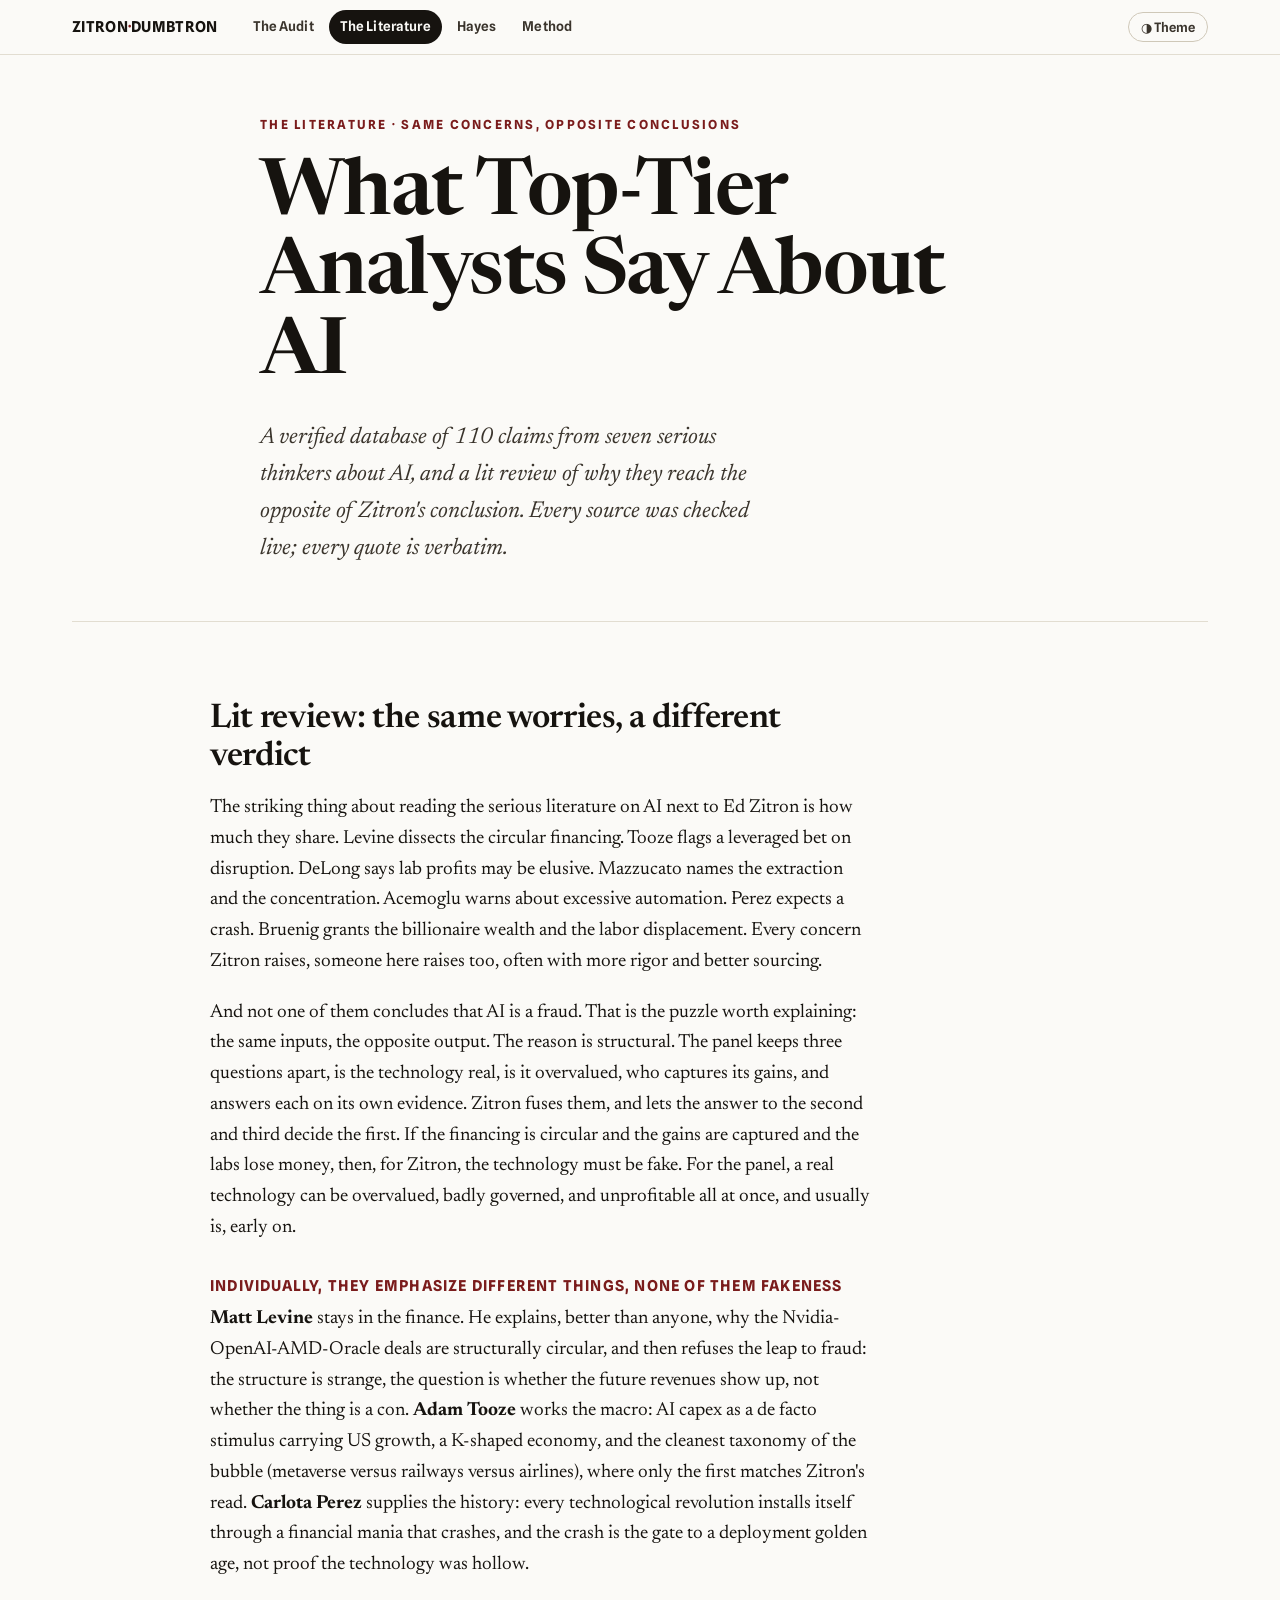
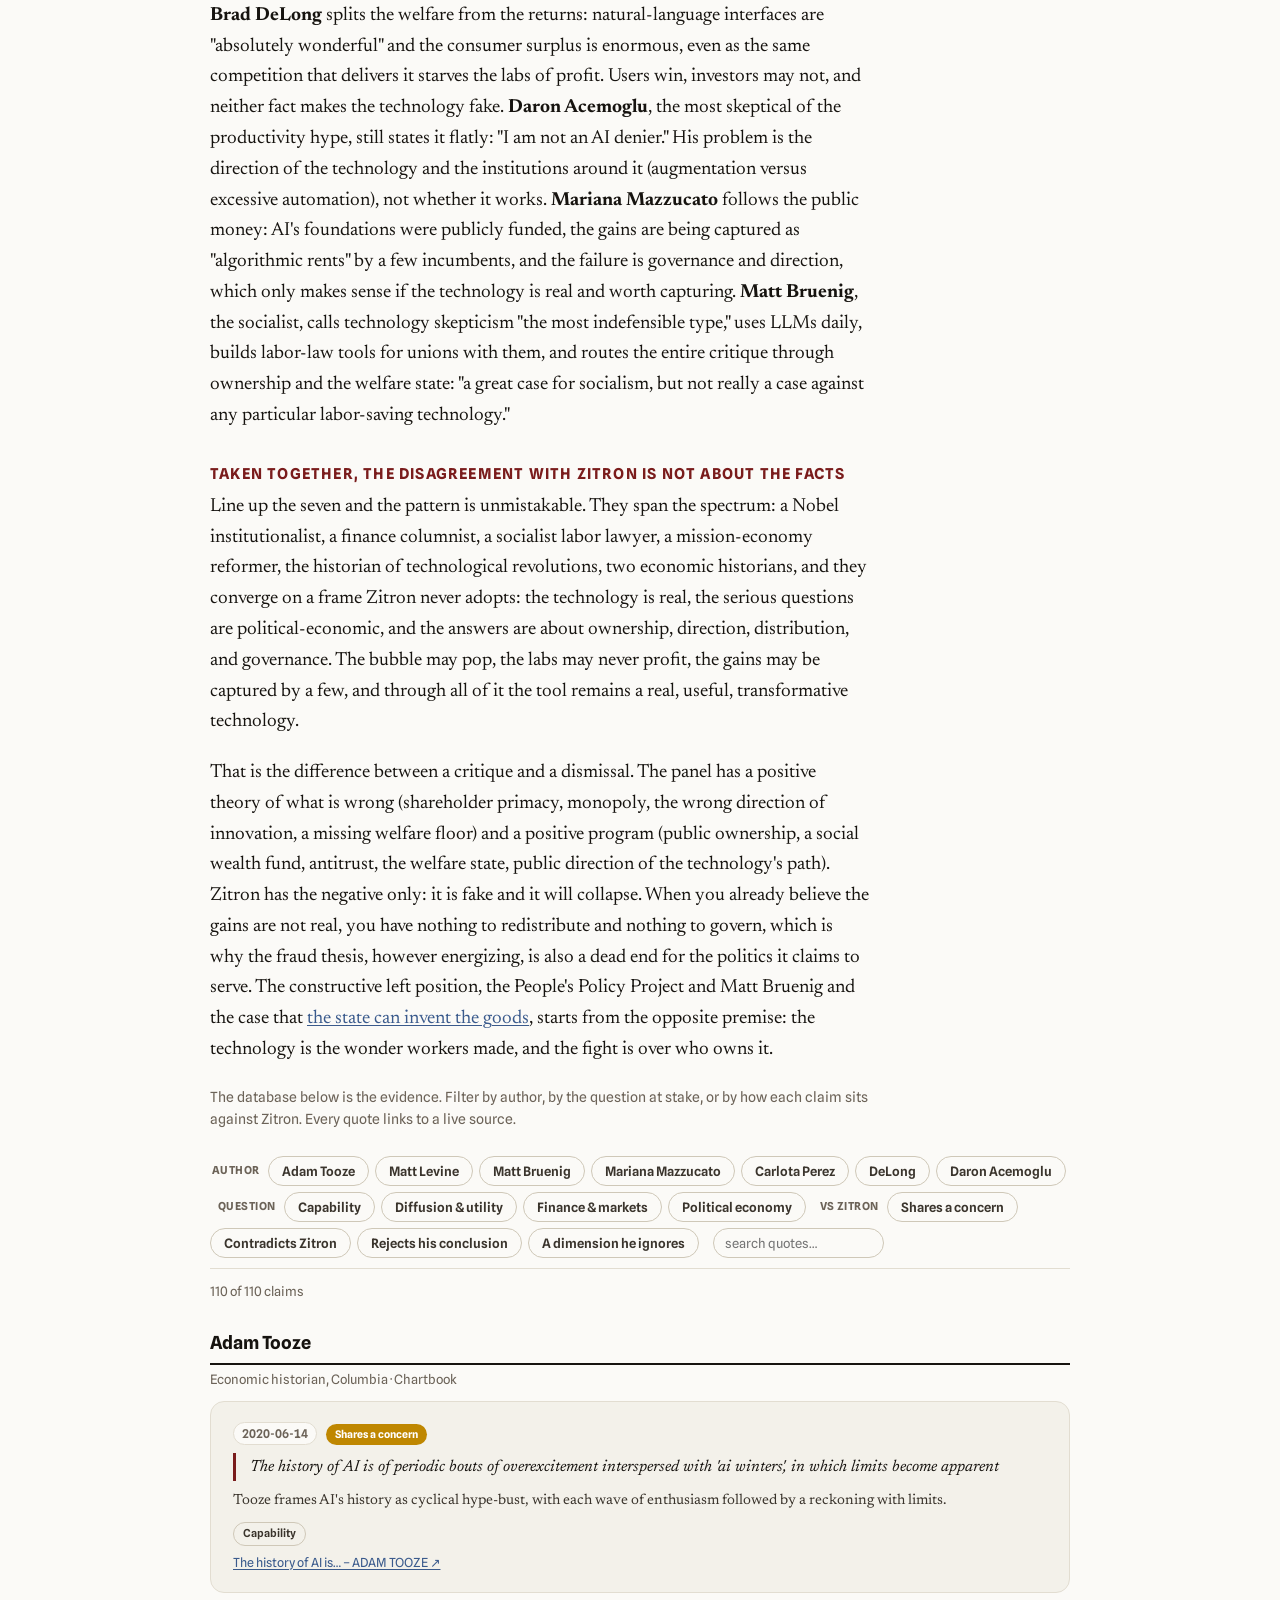
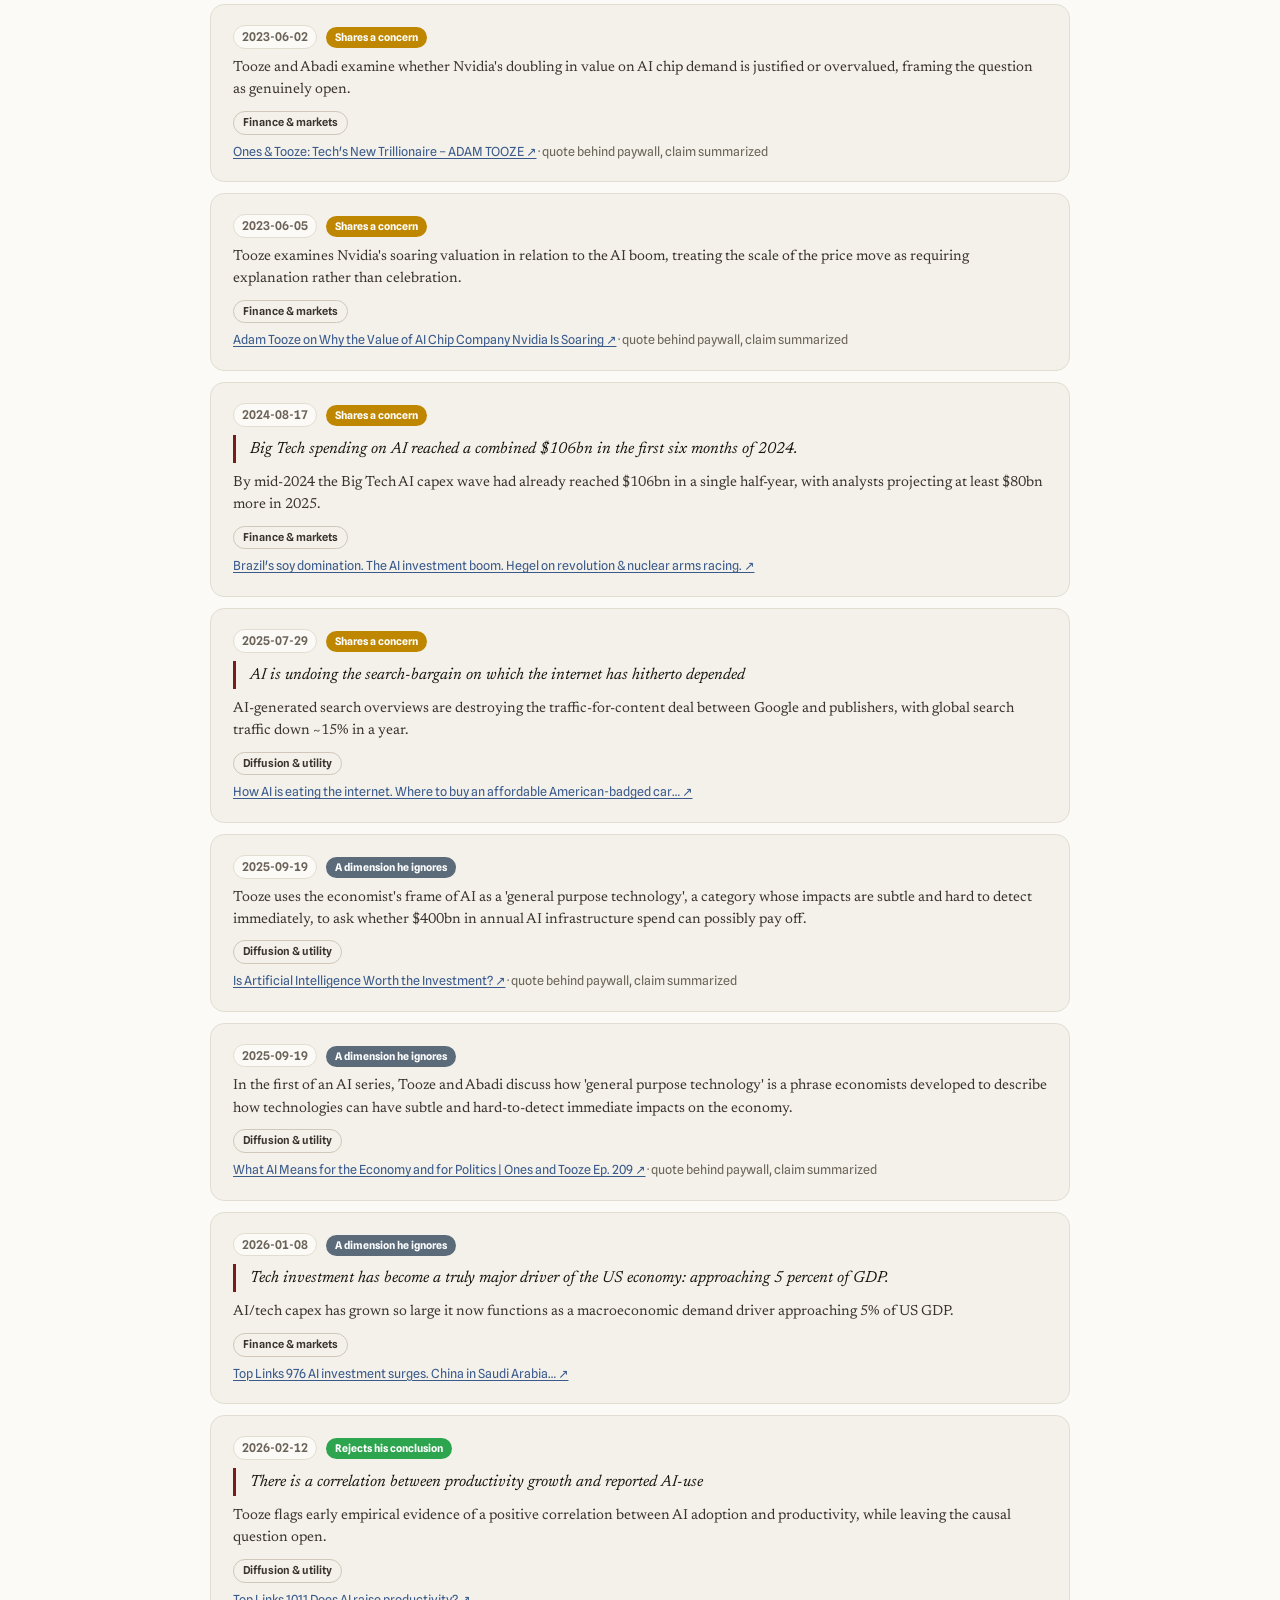
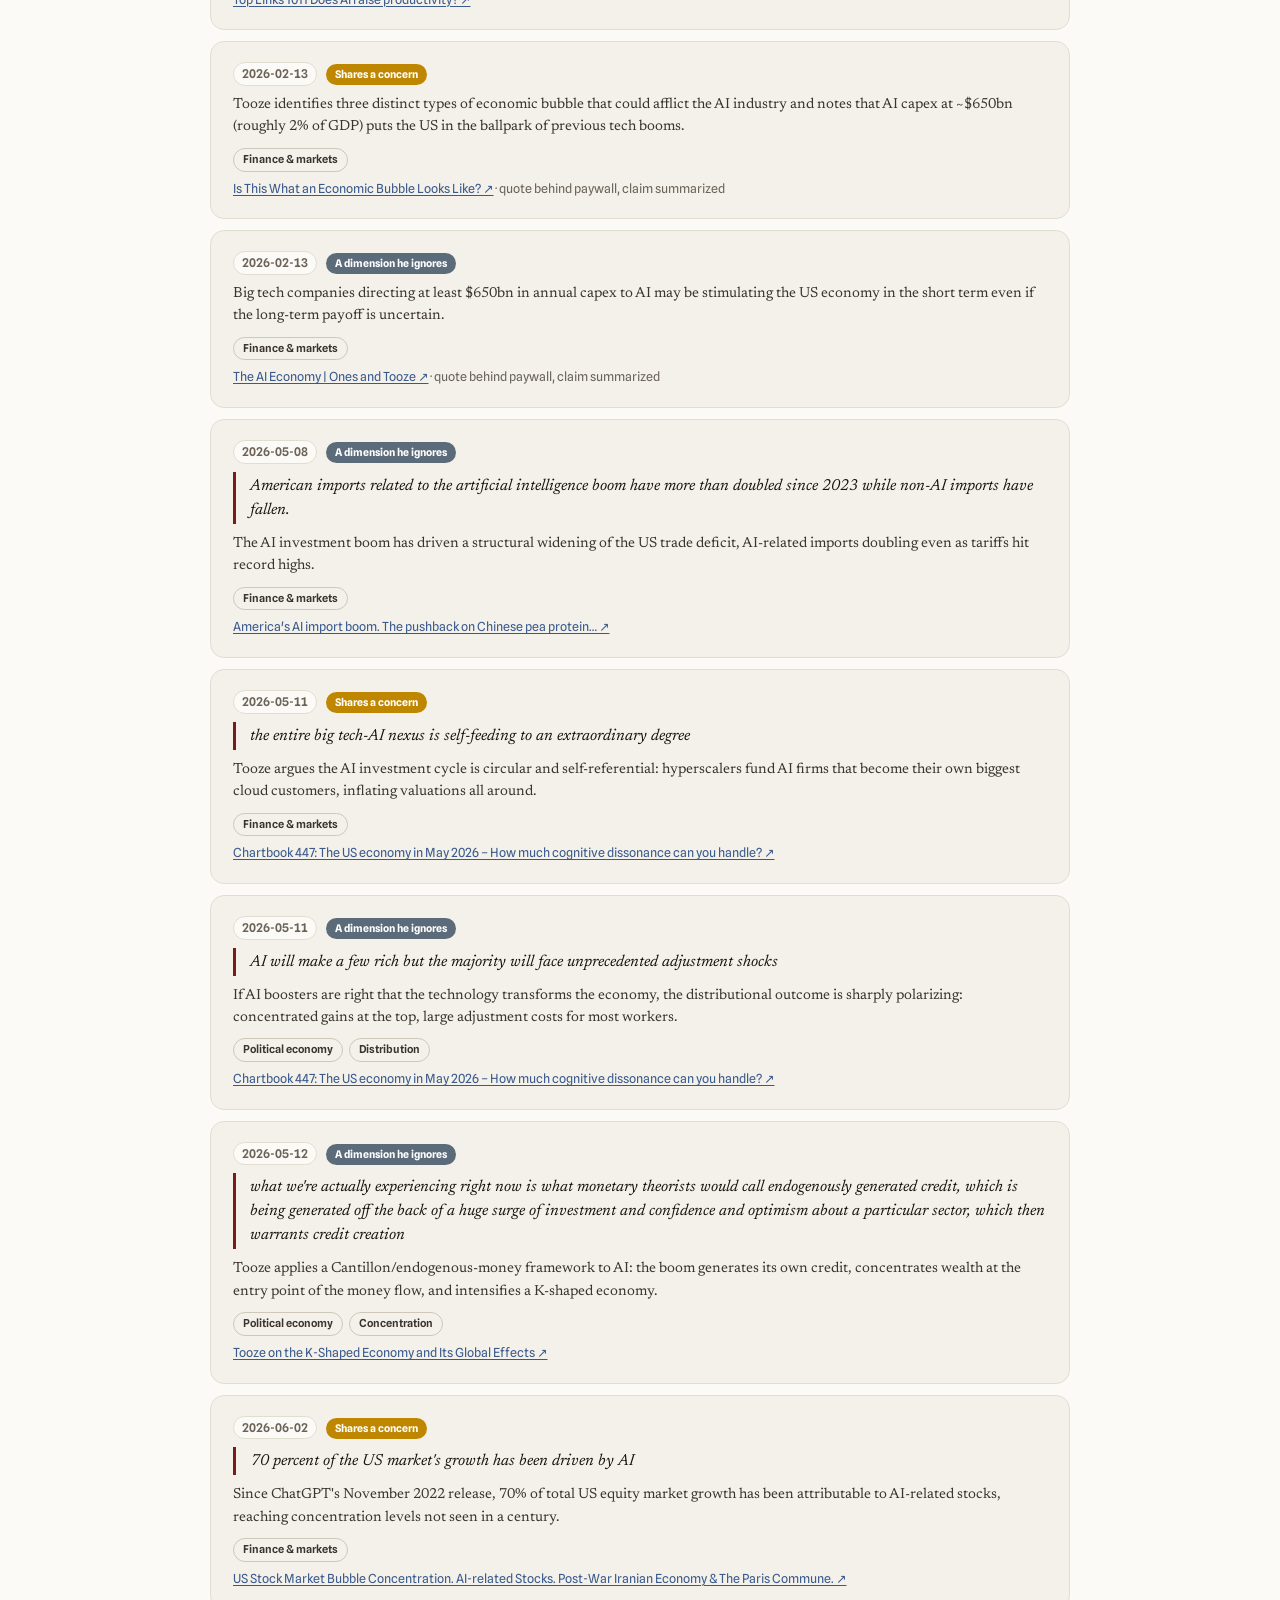
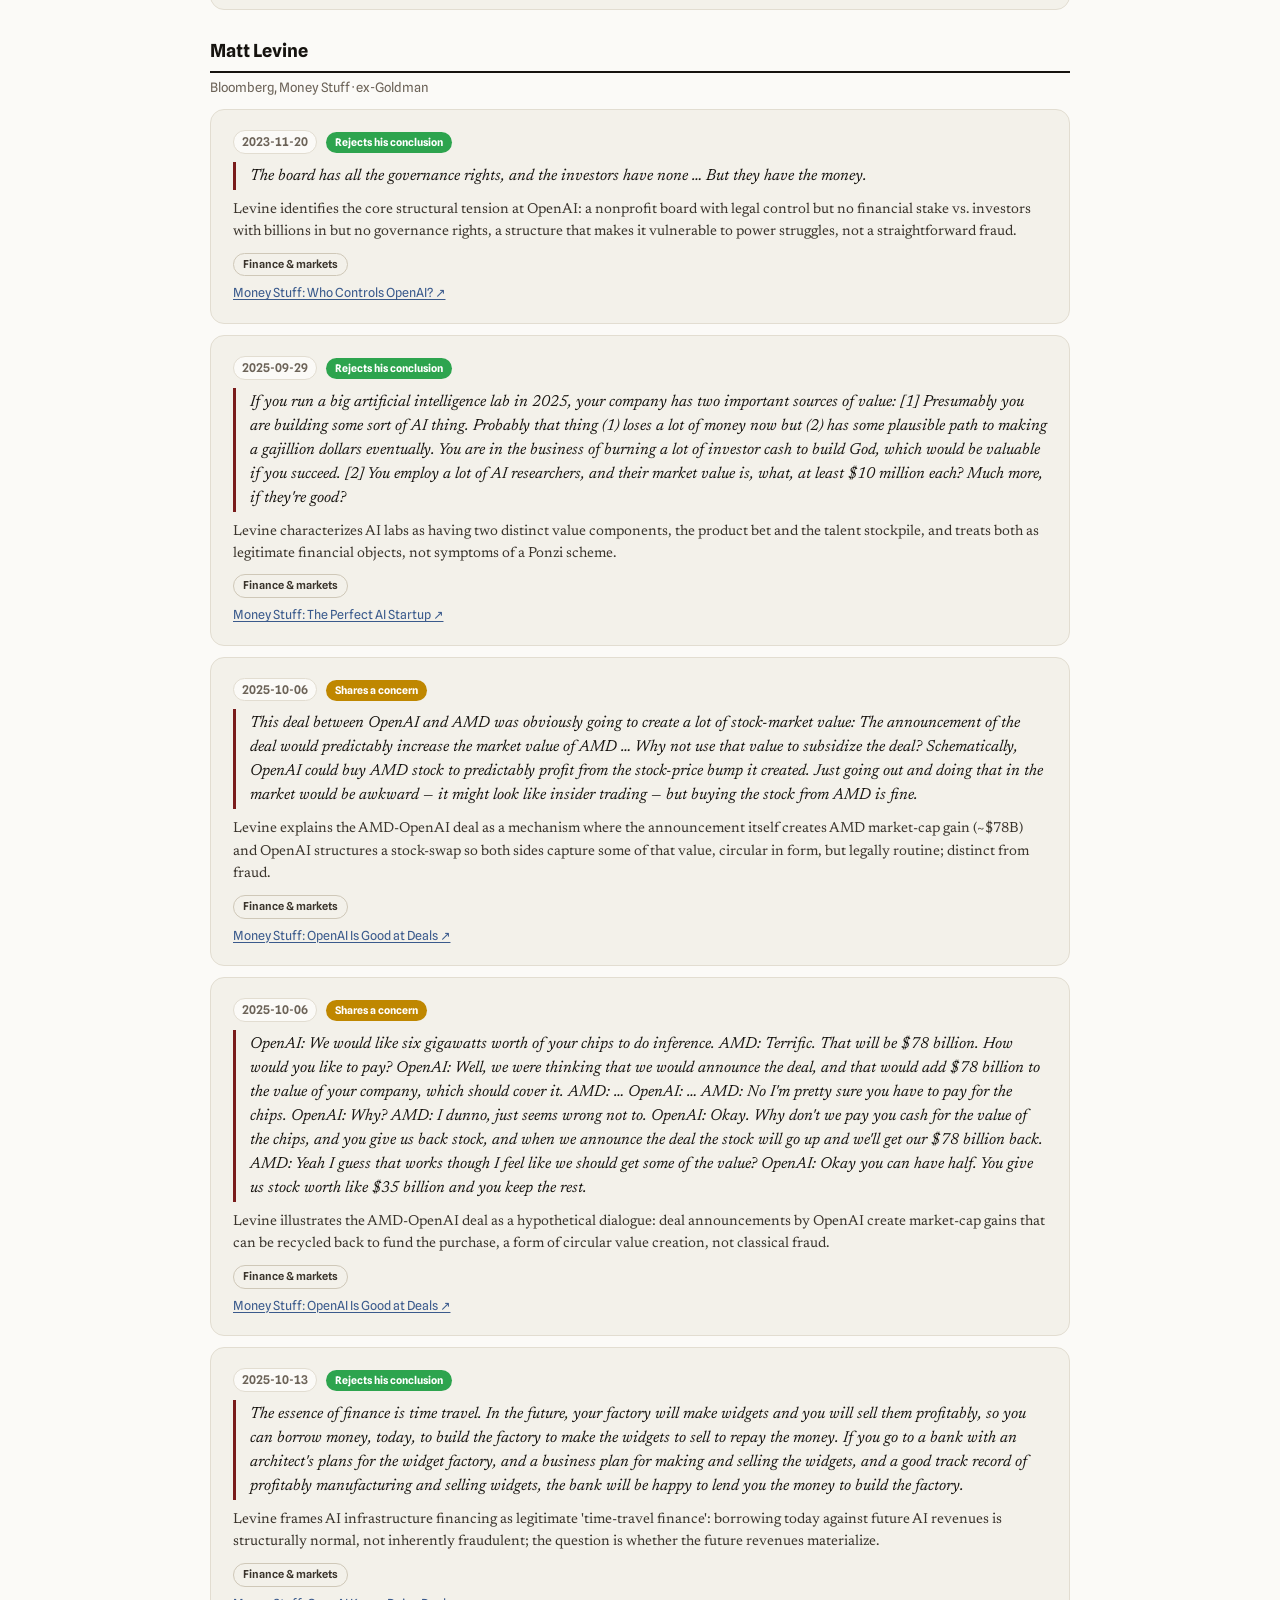
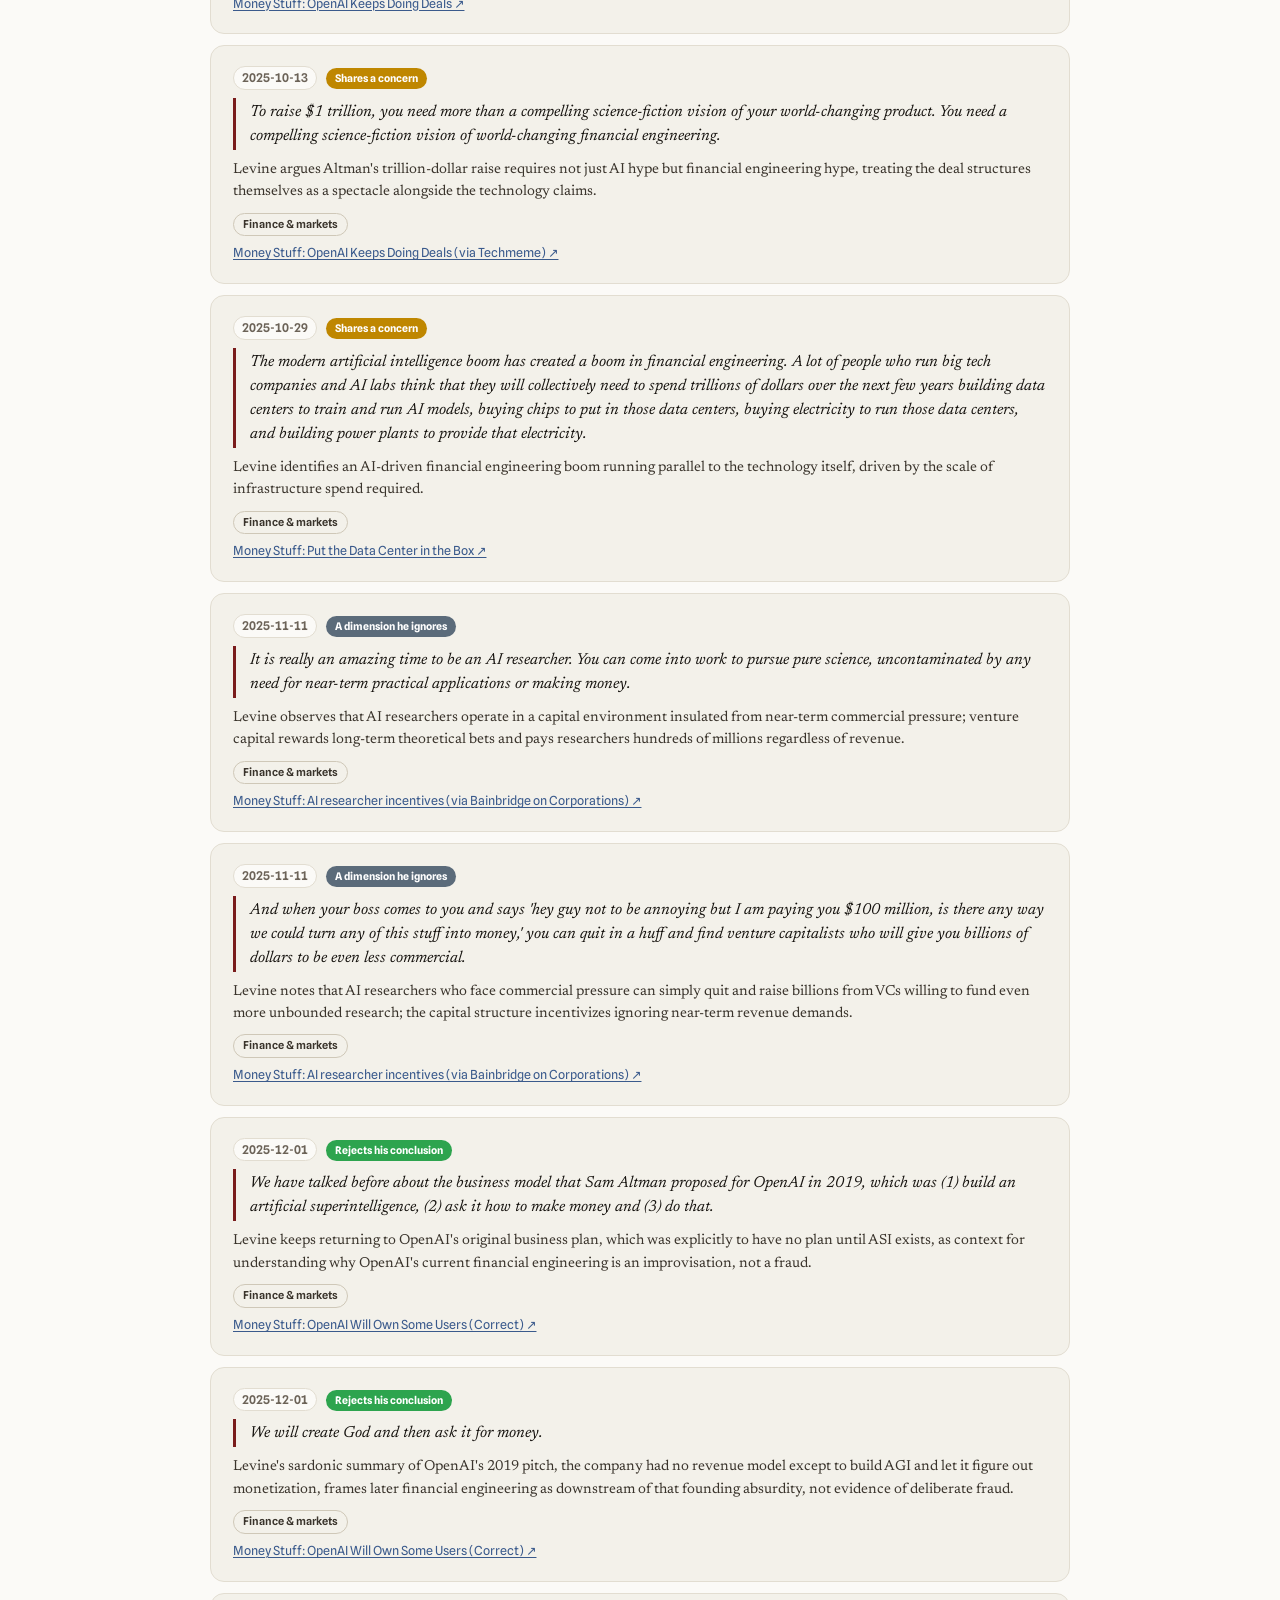
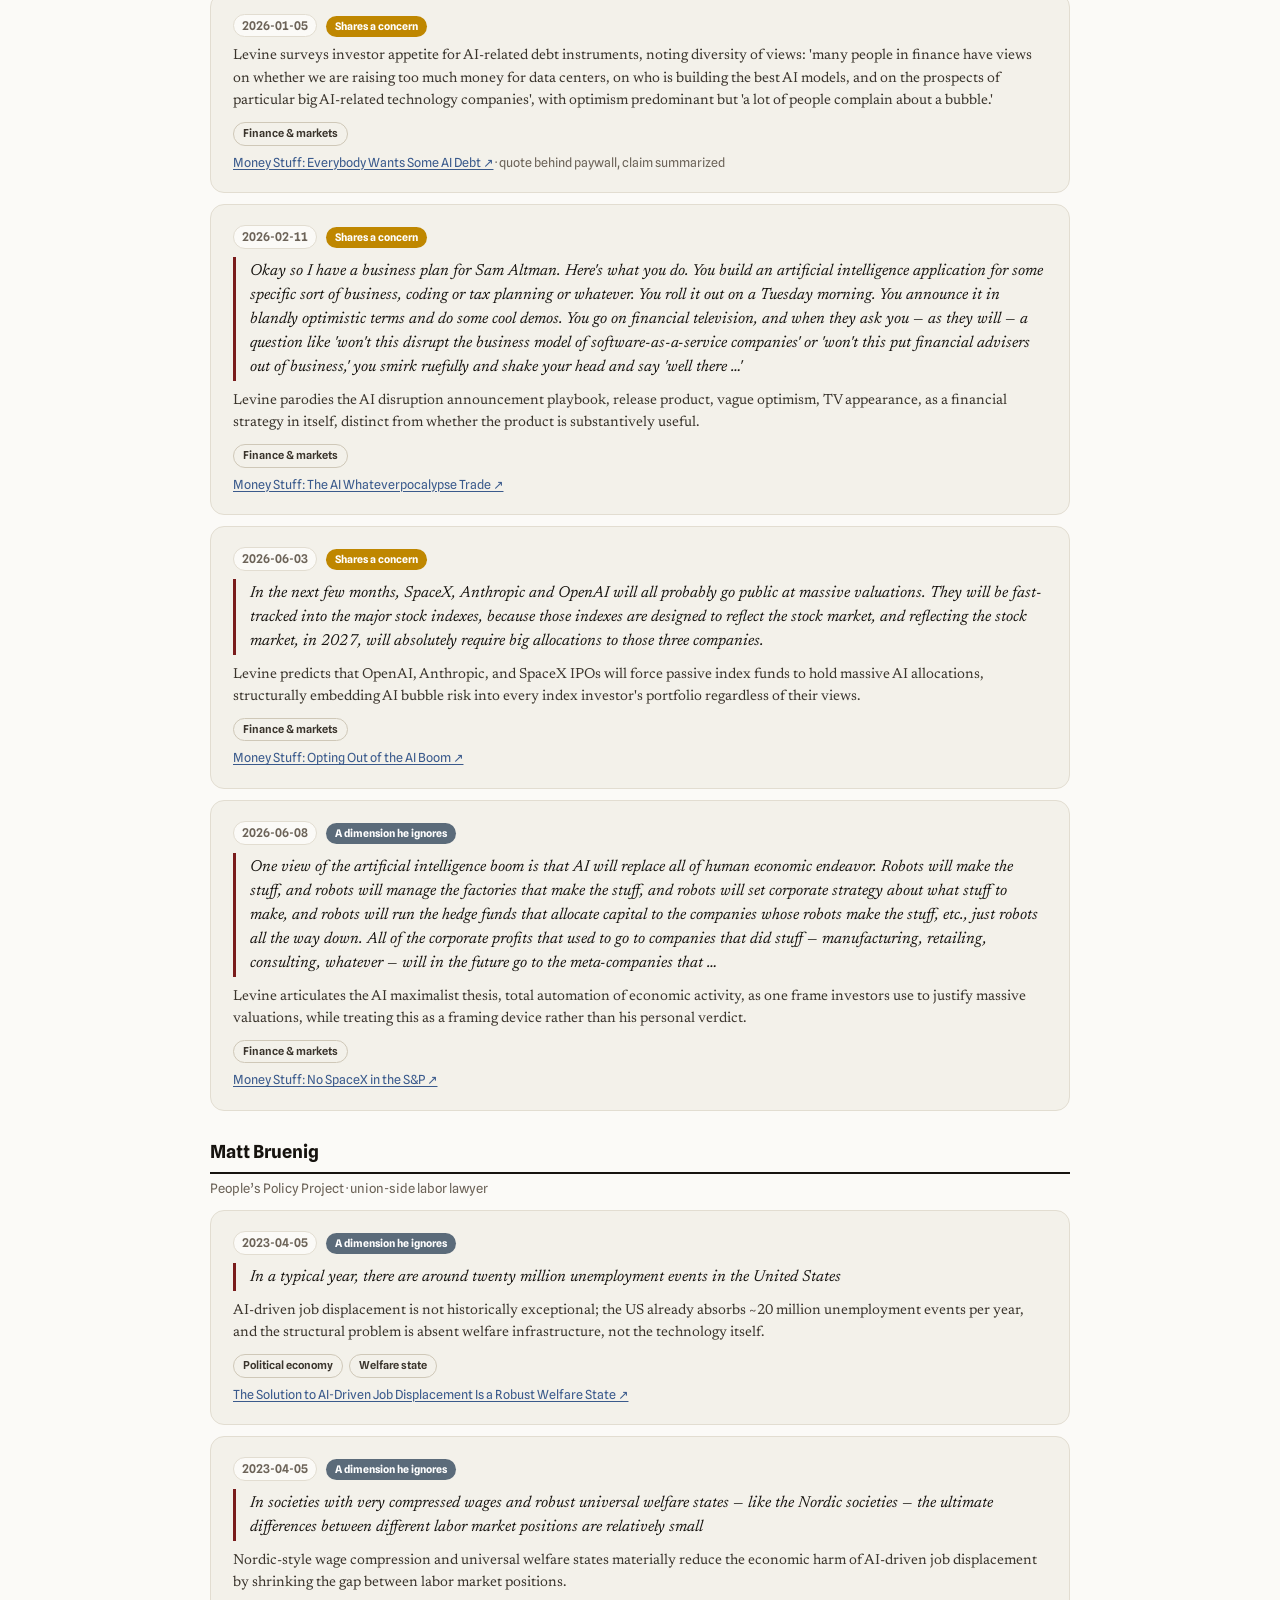
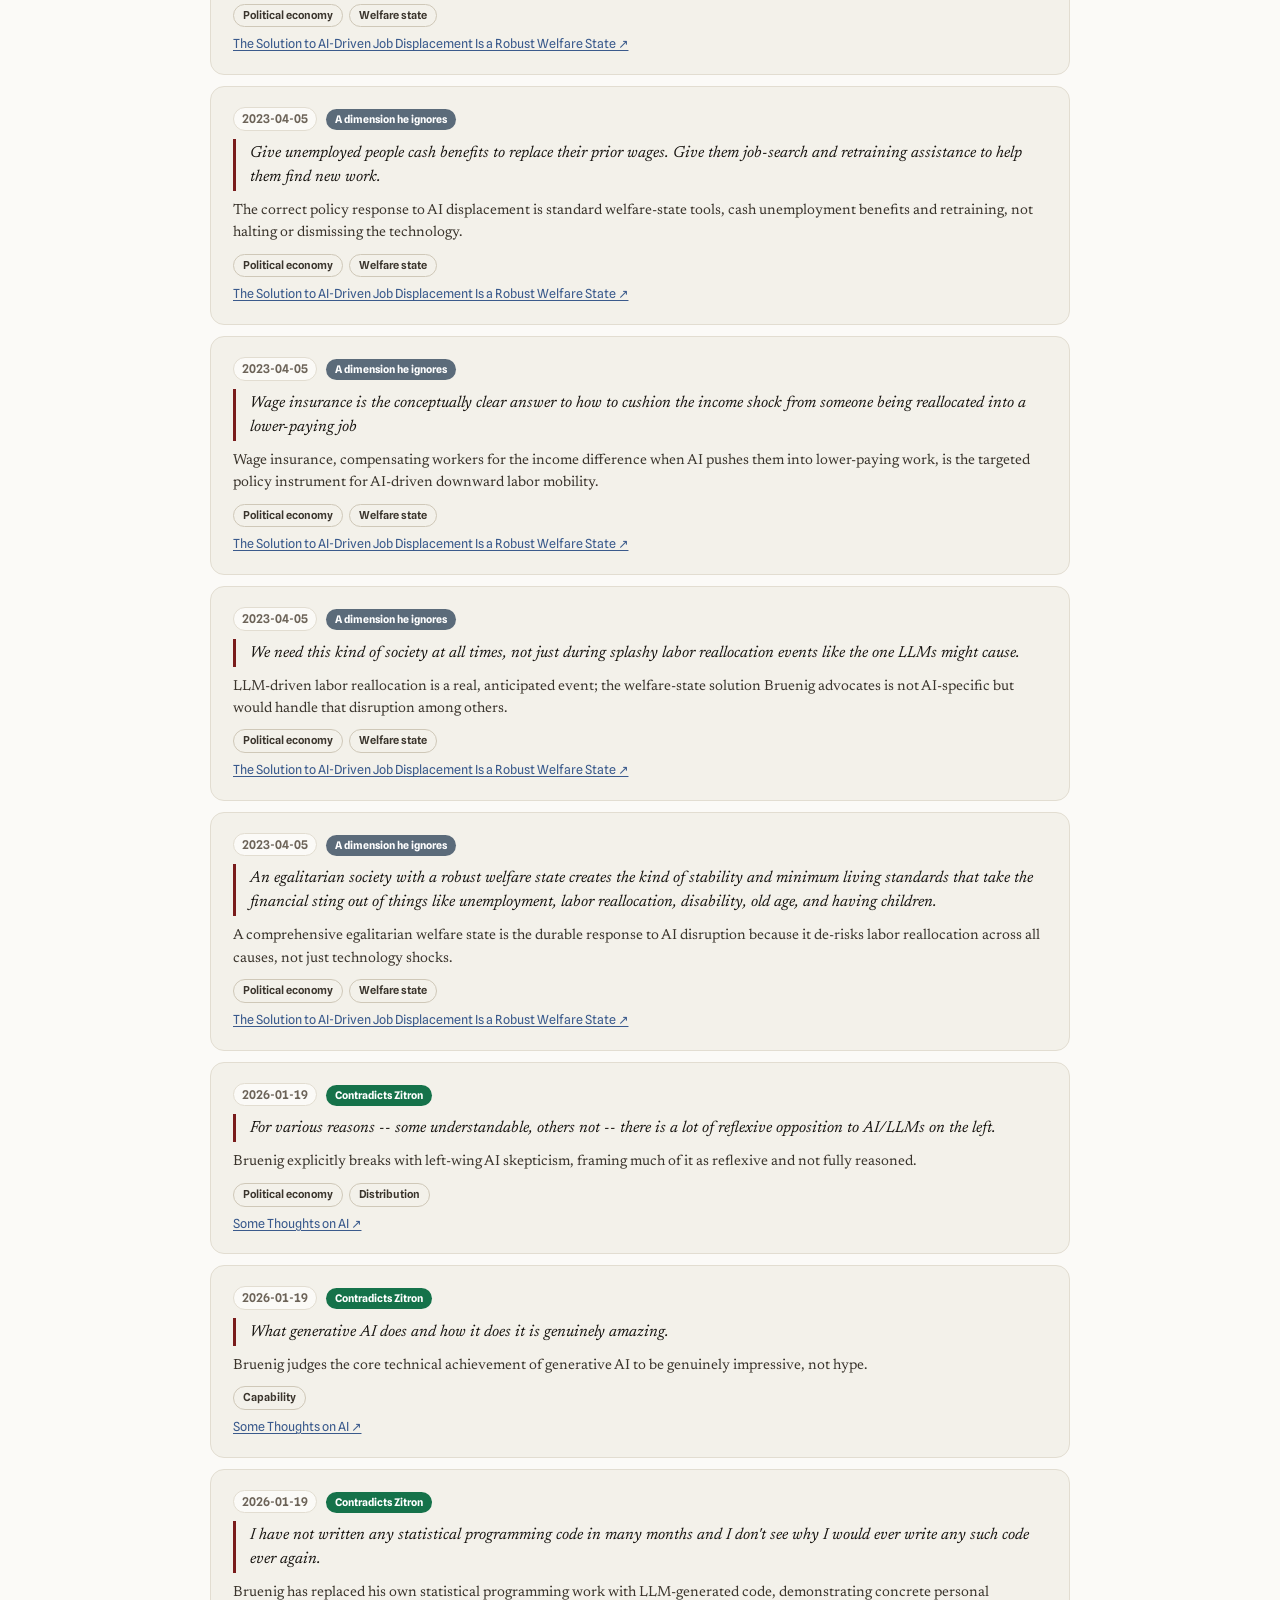
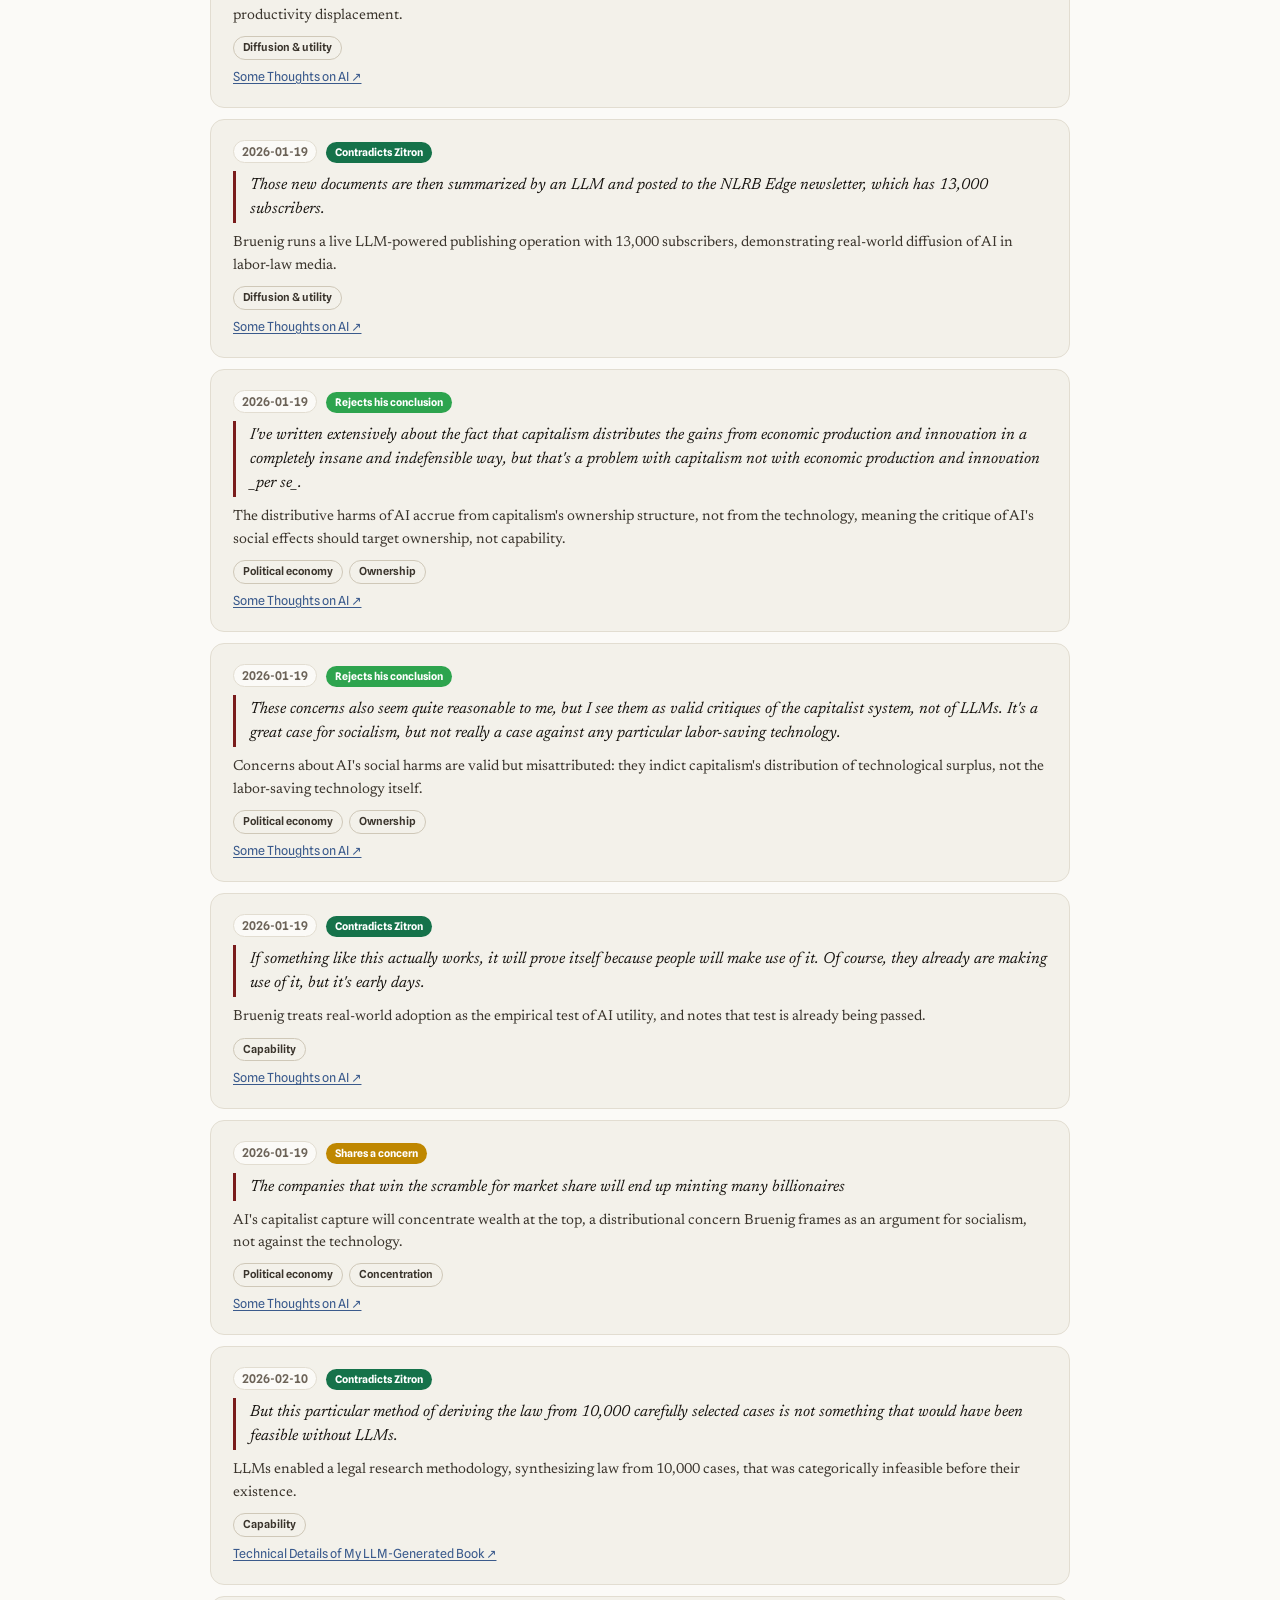
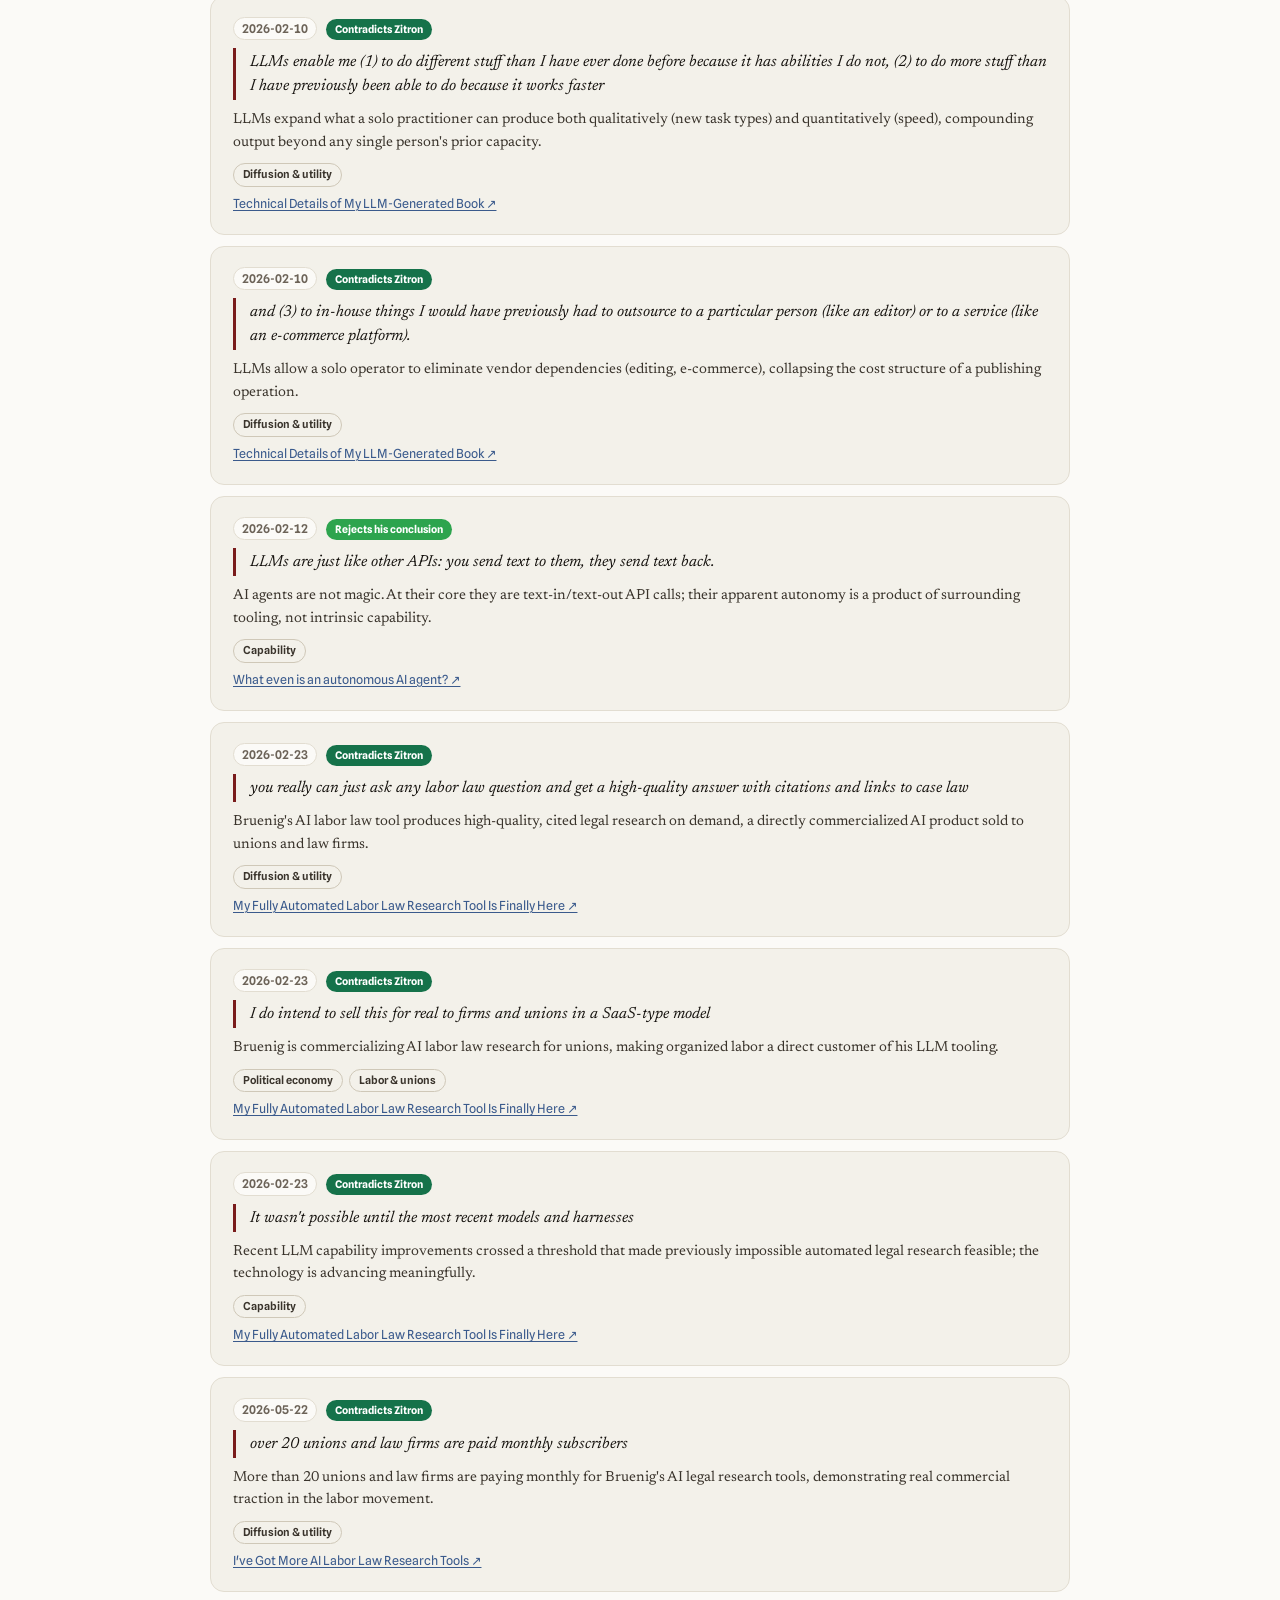
<file: analysts.html>
<!DOCTYPE html>
<html lang="en" data-theme="light">
<head>
<meta charset="UTF-8">
<meta name="viewport" content="width=device-width, initial-scale=1.0">
<title>The Literature · Zitron Dumbtron</title>
<meta name="description" content="A verified database of what top-tier analysts (Tooze, Levine, Bruenig, Mazzucato, Perez, DeLong, Acemoglu) have written about AI, with a lit-review comparison to Ed Zitron: same concerns, opposite conclusions.">
<meta name="theme-color" content="#fbfaf7">
<link rel="icon" href="data:image/svg+xml,<svg xmlns='http://www.w3.org/2000/svg' viewBox='0 0 100 100'><text y='.9em' font-size='90'>📊</text></svg>">
<link rel="preconnect" href="https://fonts.googleapis.com">
<link rel="preconnect" href="https://fonts.gstatic.com" crossorigin>
<link href="https://fonts.googleapis.com/css2?family=Newsreader:ital,opsz,wght@0,6..72,400;0,6..72,500;0,6..72,600;1,6..72,400;1,6..72,500&family=Spline+Sans:wght@400;500;600;700&display=swap" rel="stylesheet">
<link rel="stylesheet" href="assets/styles.css">
<style>
  .litwrap{max-width:860px}
  .litfilters{display:flex;flex-wrap:wrap;gap:6px;align-items:center;margin:12px 0;position:sticky;top:48px;background:var(--paper);padding:10px 0;z-index:20;border-bottom:1px solid var(--hair)}
  .litfilters .fl{font-family:var(--sans);font-size:11px;font-weight:700;letter-spacing:.04em;text-transform:uppercase;color:var(--muted);margin:0 2px}
  .litauthorhead{font-family:var(--sans);font-weight:700;font-size:18px;margin:26px 0 4px;padding-bottom:6px;border-bottom:2px solid var(--ink)}
  .litauthorwho{font-family:var(--sans);font-size:13px;color:var(--muted);margin:0 0 8px}
  .litcard{border:1px solid var(--hair);border-radius:var(--r-card);padding:var(--pad-card);margin:11px 0;background:var(--paper-2)}
  .littop{display:flex;align-items:baseline;gap:9px;flex-wrap:wrap;margin-bottom:8px}
  .litdate{font-family:var(--sans);font-size:12px;font-weight:600;color:var(--muted);background:var(--paper);border:1px solid var(--hair);padding:1px 8px;border-radius:20px}
  .litstance{font-family:var(--sans);font-size:10.5px;font-weight:700;color:#fff;padding:2px 9px;border-radius:20px}
  .litq{margin:0 0 9px;padding:2px 0 2px 14px;border-left:3px solid var(--accent);font-style:italic;font-size:16px;line-height:1.5;color:var(--ink)}
  .litclaim{margin:0 0 9px;font-size:14.5px;line-height:1.55;color:var(--ink-soft)}
  .litbadges{display:flex;gap:6px;flex-wrap:wrap;margin-bottom:8px}
  .litb{font-family:var(--sans);font-size:11px;font-weight:600;border:1px solid var(--hair-strong);border-radius:20px;padding:2px 9px;color:var(--ink-soft)}
  .litsrc{font-family:var(--sans);font-size:12.5px;color:var(--muted);line-height:1.5}
  .litnomatch{font-family:var(--sans);color:var(--muted);padding:20px 0}
</style>
</head>
<body>
<div class="tip" id="tip"></div>
<div class="topbar">
  <div class="topbar-inner">
    <a class="brand" href="index.html">Zitron<b>·</b>Dumbtron</a>
    <nav class="topnav" id="topnav">
      <a href="index.html">The Audit</a>
      <a href="analysts.html" class="active">The Literature</a>
      <a href="hayes.html">Hayes</a>
      <a href="methodology.html">Method</a>
    </nav>
    <span class="spacer"></span>
    <button class="navtoggle" id="navToggle" aria-label="Menu" aria-expanded="false"><svg viewBox="0 0 24 24" fill="none" stroke="currentColor" stroke-width="2" stroke-linecap="round"><line x1="3" y1="6" x2="21" y2="6"/><line x1="3" y1="12" x2="21" y2="12"/><line x1="3" y1="18" x2="21" y2="18"/></svg></button>
    <button class="tbtn" id="themeBtn" title="Toggle theme" aria-pressed="false">◑ Theme</button>
  </div>
</div>

<main class="wrap">
  <header class="hero">
    <div class="col">
      <div class="kicker">The Literature · Same Concerns, Opposite Conclusions</div>
      <h1>What Top-Tier Analysts Say About AI</h1>
      <p class="dek">A verified database of <span id="nclaims">110</span> claims from seven serious thinkers about AI, and a lit review of why they reach the opposite of Zitron's conclusion. Every source was checked live; every quote is verbatim.</p>
    </div>
  </header>

  <section class="prose col litwrap" style="padding-top:24px">
    <h2>Lit review: the same worries, a different verdict</h2>
    <p>The striking thing about reading the serious literature on AI next to Ed Zitron is how much they share. Levine dissects the circular financing. Tooze flags a leveraged bet on disruption. DeLong says lab profits may be elusive. Mazzucato names the extraction and the concentration. Acemoglu warns about excessive automation. Perez expects a crash. Bruenig grants the billionaire wealth and the labor displacement. Every concern Zitron raises, someone here raises too, often with more rigor and better sourcing.</p>
    <p>And not one of them concludes that AI is a fraud. That is the puzzle worth explaining: the same inputs, the opposite output. The reason is structural. The panel keeps three questions apart, is the technology real, is it overvalued, who captures its gains, and answers each on its own evidence. Zitron fuses them, and lets the answer to the second and third decide the first. If the financing is circular and the gains are captured and the labs lose money, then, for Zitron, the technology must be fake. For the panel, a real technology can be overvalued, badly governed, and unprofitable all at once, and usually is, early on.</p>

    <h3>Individually, they emphasize different things, none of them fakeness</h3>
    <p><strong>Matt Levine</strong> stays in the finance. He explains, better than anyone, why the Nvidia-OpenAI-AMD-Oracle deals are structurally circular, and then refuses the leap to fraud: the structure is strange, the question is whether the future revenues show up, not whether the thing is a con. <strong>Adam Tooze</strong> works the macro: AI capex as a de facto stimulus carrying US growth, a K-shaped economy, and the cleanest taxonomy of the bubble (metaverse versus railways versus airlines), where only the first matches Zitron's read. <strong>Carlota Perez</strong> supplies the history: every technological revolution installs itself through a financial mania that crashes, and the crash is the gate to a deployment golden age, not proof the technology was hollow.</p>
    <p><strong>Brad DeLong</strong> splits the welfare from the returns: natural-language interfaces are "absolutely wonderful" and the consumer surplus is enormous, even as the same competition that delivers it starves the labs of profit. Users win, investors may not, and neither fact makes the technology fake. <strong>Daron Acemoglu</strong>, the most skeptical of the productivity hype, still states it flatly: "I am not an AI denier." His problem is the direction of the technology and the institutions around it (augmentation versus excessive automation), not whether it works. <strong>Mariana Mazzucato</strong> follows the public money: AI's foundations were publicly funded, the gains are being captured as "algorithmic rents" by a few incumbents, and the failure is governance and direction, which only makes sense if the technology is real and worth capturing. <strong>Matt Bruenig</strong>, the socialist, calls technology skepticism "the most indefensible type," uses LLMs daily, builds labor-law tools for unions with them, and routes the entire critique through ownership and the welfare state: "a great case for socialism, but not really a case against any particular labor-saving technology."</p>

    <h3>Taken together, the disagreement with Zitron is not about the facts</h3>
    <p>Line up the seven and the pattern is unmistakable. They span the spectrum: a Nobel institutionalist, a finance columnist, a socialist labor lawyer, a mission-economy reformer, the historian of technological revolutions, two economic historians, and they converge on a frame Zitron never adopts: the technology is real, the serious questions are political-economic, and the answers are about ownership, direction, distribution, and governance. The bubble may pop, the labs may never profit, the gains may be captured by a few, and through all of it the tool remains a real, useful, transformative technology.</p>
    <p>That is the difference between a critique and a dismissal. The panel has a positive theory of what is wrong (shareholder primacy, monopoly, the wrong direction of innovation, a missing welfare floor) and a positive program (public ownership, a social wealth fund, antitrust, the welfare state, public direction of the technology's path). Zitron has the negative only: it is fake and it will collapse. When you already believe the gains are not real, you have nothing to redistribute and nothing to govern, which is why the fraud thesis, however energizing, is also a dead end for the politics it claims to serve. The constructive left position, the People's Policy Project and Matt Bruenig and the case that <a href="https://www.peoplespolicyproject.org/projects/nordic-state-innovation/" target="_blank" rel="noopener">the state can invent the goods</a>, starts from the opposite premise: the technology is the wonder workers made, and the fight is over who owns it.</p>
    <p class="sans" style="font-size:14px;color:var(--muted)">The database below is the evidence. Filter by author, by the question at stake, or by how each claim sits against Zitron. Every quote links to a live source.</p>
  </section>

  <section class="col litwrap">
    <div class="litfilters" id="litFilters"></div>
    <div id="litList"></div>
  </section>
</main>

<footer><div class="wrap"><div class="col"><p><span class="tag">Zitron Dumbtron</span> The Literature. Author: <strong>Claude Opus 4.8, Fable 5.0, and Nick Warino</strong>. Quotations used for analysis and criticism; every source verified live.</p></div></div></footer>

<script src="assets/analysts.js" defer></script>
<script>
(function(){const tb=document.getElementById('themeBtn'),root=document.documentElement;function setT(t){root.setAttribute('data-theme',t);tb.setAttribute('aria-pressed',t==='dark'?'true':'false');try{localStorage.setItem('zd-theme',t);}catch(e){}}try{const s=localStorage.getItem('zd-theme');if(s)setT(s);}catch(e){}tb.onclick=()=>setT(root.getAttribute('data-theme')==='light'?'dark':'light');const nt=document.getElementById('navToggle'),nv=document.getElementById('topnav');if(nt&&nv){nt.onclick=()=>{const o=nv.classList.toggle('open');nt.setAttribute('aria-expanded',o?'true':'false');};nv.querySelectorAll('a').forEach(a=>a.addEventListener('click',()=>nv.classList.remove('open')));}})();
window.addEventListener('DOMContentLoaded',function(){
  const D=window.ANALYSTS||[];
  document.getElementById('nclaims').textContent=D.length;
  const AUTH=['Adam Tooze','Matt Levine','Matt Bruenig','Mariana Mazzucato','Carlota Perez','J. Bradford DeLong','Daron Acemoglu'];
  const WHO={'Adam Tooze':'Economic historian, Columbia · Chartbook','Matt Levine':'Bloomberg, Money Stuff · ex-Goldman','Matt Bruenig':'People’s Policy Project · union-side labor lawyer','Mariana Mazzucato':'UCL IIPP · Mission Economy','Carlota Perez':'Economist of technological revolutions','J. Bradford DeLong':'Economic historian, UC Berkeley','Daron Acemoglu':'MIT · Nobel 2024 · Power and Progress'};
  const SCOPE={'capability':'Capability','diffusion-utility':'Diffusion & utility','finance-markets':'Finance & markets','political-economy':'Political economy'};
  const PESUB={'ownership':'Ownership','welfare-state':'Welfare state','labor-unions':'Labor & unions','productivity-growth':'Productivity & growth','market-concentration':'Concentration','public-investment-direction':'Public investment & direction','distribution':'Distribution'};
  const STANCE={'shares-concern':['Shares a concern','#bf8700'],'contradicts':['Contradicts Zitron','#15724a'],'rejects-conclusion':['Rejects his conclusion','#2da44e'],'orthogonal':['A dimension he ignores','#5b6b7a']};
  const esc=s=>(s||'').replace(/&/g,'&amp;').replace(/</g,'&lt;').replace(/>/g,'&gt;');
  const st={auth:new Set(),scope:new Set(),stance:new Set(),q:''};
  // filters UI
  let fh='<span class="fl">Author</span>';
  AUTH.forEach(a=>fh+='<button class="chip" data-auth="'+a+'">'+a.replace('J. Bradford ','')+'</button>');
  fh+='<span class="fl" style="margin-left:8px">Question</span>';
  Object.keys(SCOPE).forEach(s=>fh+='<button class="chip" data-scope="'+s+'">'+SCOPE[s]+'</button>');
  fh+='<span class="fl" style="margin-left:8px">vs Zitron</span>';
  Object.keys(STANCE).forEach(s=>fh+='<button class="chip" data-stance="'+s+'">'+STANCE[s][0]+'</button>');
  fh+='<input id="litSearch" placeholder="search quotes…" aria-label="Search quotes and claims" style="margin-left:8px;font-family:var(--sans);font-size:13px;padding:6px 11px;border:1px solid var(--hair-strong);border-radius:999px;background:transparent;color:var(--ink);min-width:160px">';
  document.getElementById('litFilters').innerHTML=fh;
  const tog=(b,set,key)=>{b.classList.toggle('on');const k=b.dataset[key];set.has(k)?set.delete(k):set.add(k);render();};
  document.querySelectorAll('[data-auth]').forEach(b=>b.onclick=()=>tog(b,st.auth,'auth'));
  document.querySelectorAll('[data-scope]').forEach(b=>b.onclick=()=>tog(b,st.scope,'scope'));
  document.querySelectorAll('[data-stance]').forEach(b=>b.onclick=()=>tog(b,st.stance,'stance'));
  document.getElementById('litSearch').oninput=e=>{st.q=e.target.value.toLowerCase();render();};
  function card(c){
    const sc=STANCE[c.stance]||['',''];
    let b='<span class="litb">'+(SCOPE[c.scope]||c.scope)+'</span>';
    if(c.pe_sub)b+='<span class="litb">'+(PESUB[c.pe_sub]||c.pe_sub)+'</span>';
    return '<article class="litcard">'+
      '<div class="littop"><span class="litdate">'+(c.date||'')+'</span><span class="litstance" style="background:'+sc[1]+'">'+sc[0]+'</span></div>'+
      (c.quote?'<blockquote class="litq">'+esc(c.quote)+'</blockquote>':'')+
      '<p class="litclaim">'+esc(c.claim)+'</p>'+
      '<div class="litbadges">'+b+'</div>'+
      '<div class="litsrc"><a href="'+c.url+'" target="_blank" rel="noopener">'+esc(c.src_title||'source')+' ↗</a>'+(c.quote?'':' · quote behind paywall, claim summarized')+'</div>'+
    '</article>';
  }
  function render(){
    const rows=D.filter(c=>{
      if(st.auth.size&&!st.auth.has(c.author))return false;
      if(st.scope.size&&!st.scope.has(c.scope))return false;
      if(st.stance.size&&!st.stance.has(c.stance))return false;
      if(st.q){const h=((c.quote||'')+' '+(c.claim||'')+' '+(c.note||'')+' '+(c.src_title||'')).toLowerCase();if(!h.includes(st.q))return false;}
      return true;});
    const L=document.getElementById('litList');
    if(!rows.length){L.innerHTML='<div class="litnomatch">No claims match these filters.</div>';return;}
    let html='<div class="sans" style="color:var(--muted);font-size:13px;margin:4px 0 8px">'+rows.length+' of '+D.length+' claims</div>';
    AUTH.forEach(a=>{
      const ar=rows.filter(c=>c.author===a);
      if(!ar.length)return;
      html+='<div class="litauthorhead">'+a+'</div><div class="litauthorwho">'+WHO[a]+'</div>';
      ar.forEach(c=>html+=card(c));
    });
    L.innerHTML=html;
  }
  render();
});
(function(){
  var tip=document.getElementById('tip'); if(!tip)return;
  function esc(s){return (s||'').replace(/&/g,'&amp;').replace(/</g,'&lt;').replace(/>/g,'&gt;');}
  function preview(a){var href=a.getAttribute('href')||'';if(!/^https?:/i.test(href))return null;var host=href;try{host=new URL(href).host.replace(/^www\./,'');}catch(e){}var label=(a.textContent||'').replace(/\s+/g,' ').trim().slice(0,150);return '<div class="td">↗ '+esc(host)+'</div>'+(label?'<div class="tq">'+esc(label)+'</div>':'')+'<div style="font-family:var(--sans);font-size:11px;color:var(--muted);margin-top:5px;word-break:break-all">'+esc(href)+'</div>';}
  function show(h,x,y){tip.innerHTML=h;tip.classList.add('show');var nx=x+14;if(nx+360>window.innerWidth)nx=x-374;tip.style.left=nx+'px';tip.style.top=(y+14)+'px';}
  document.body.addEventListener('mouseover',function(e){var a=e.target.closest('a[href]');var h=a?preview(a):null;if(h)show(h,e.clientX,e.clientY);else if(!a)tip.classList.remove('show');});
  document.body.addEventListener('mousemove',function(e){if(tip.classList.contains('show')){var a=e.target.closest('a[href]');if(a){var nx=e.clientX+14;if(nx+380>window.innerWidth)nx=e.clientX-390;tip.style.left=nx+'px';tip.style.top=(e.clientY+14)+'px';}}});
  document.body.addEventListener('mouseout',function(e){if(e.target.closest('a[href]'))tip.classList.remove('show');});
})();
</script>
</body>
</html>
</file>
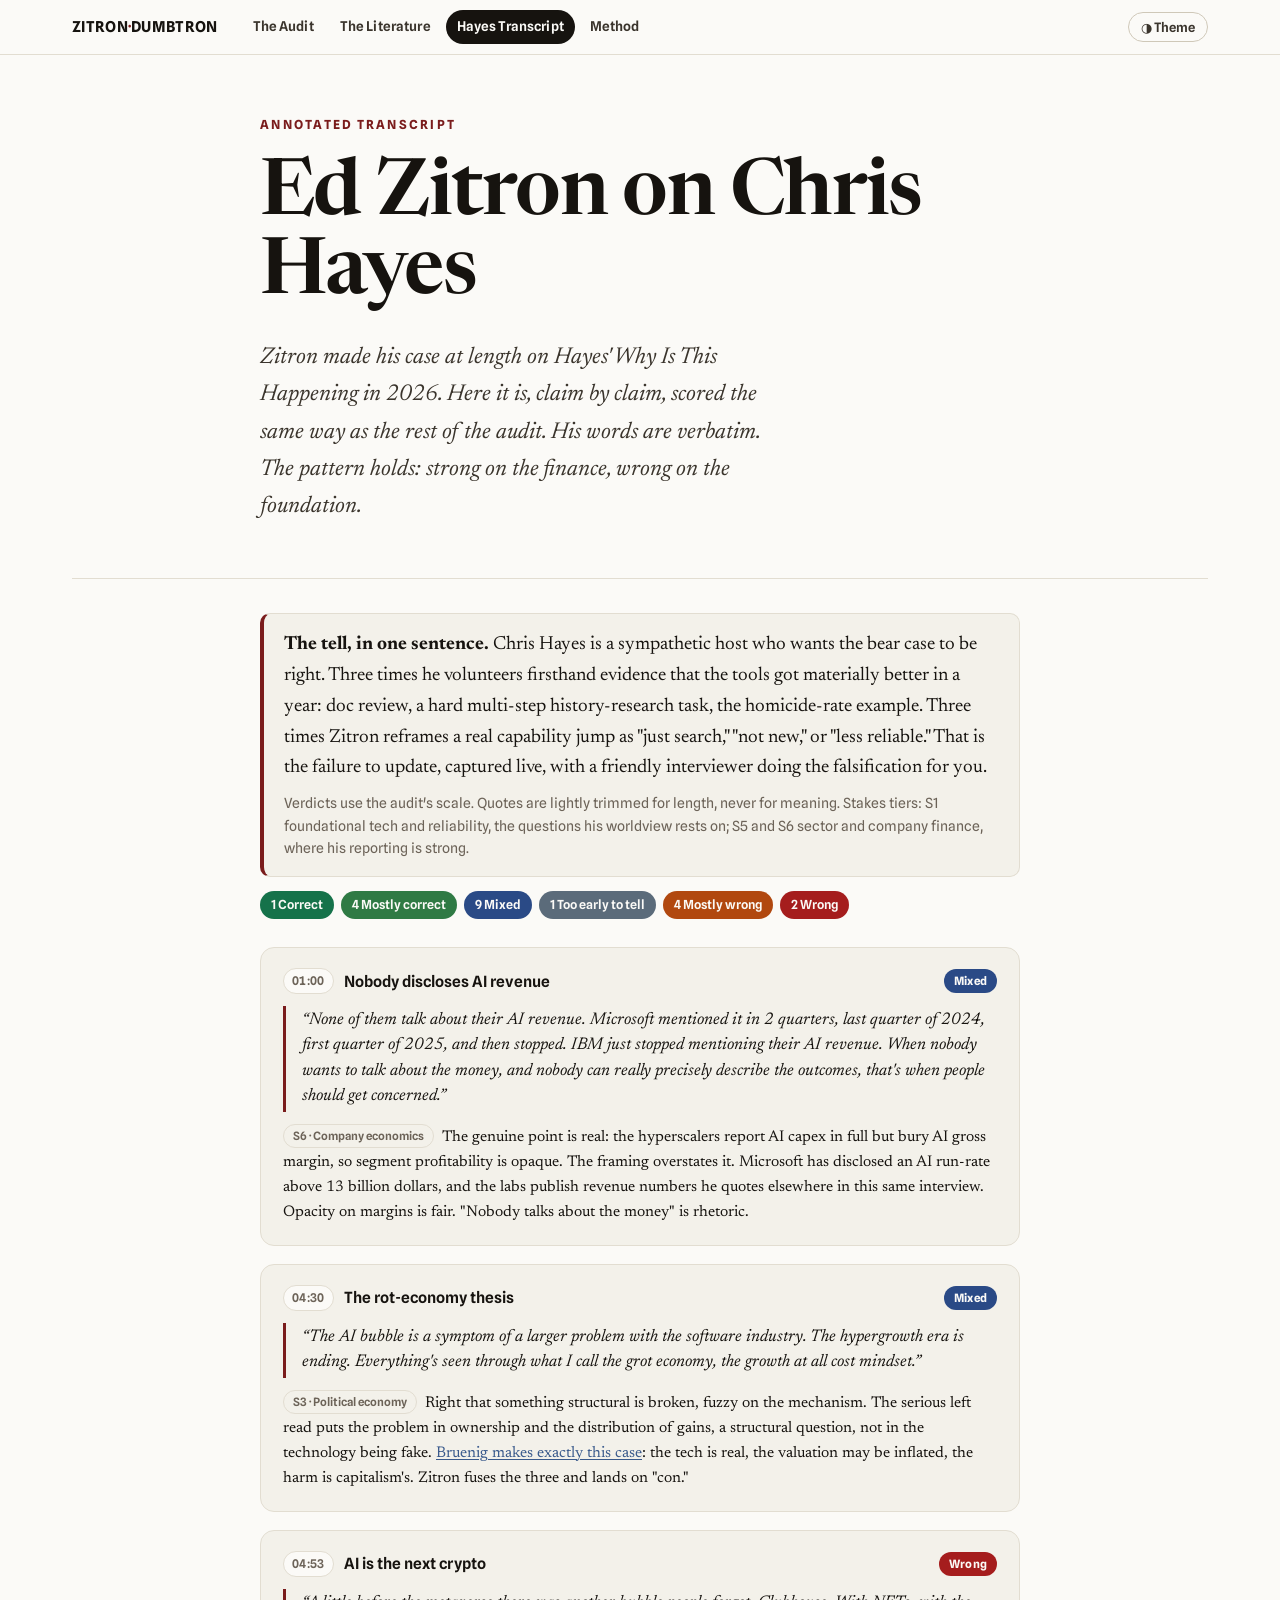
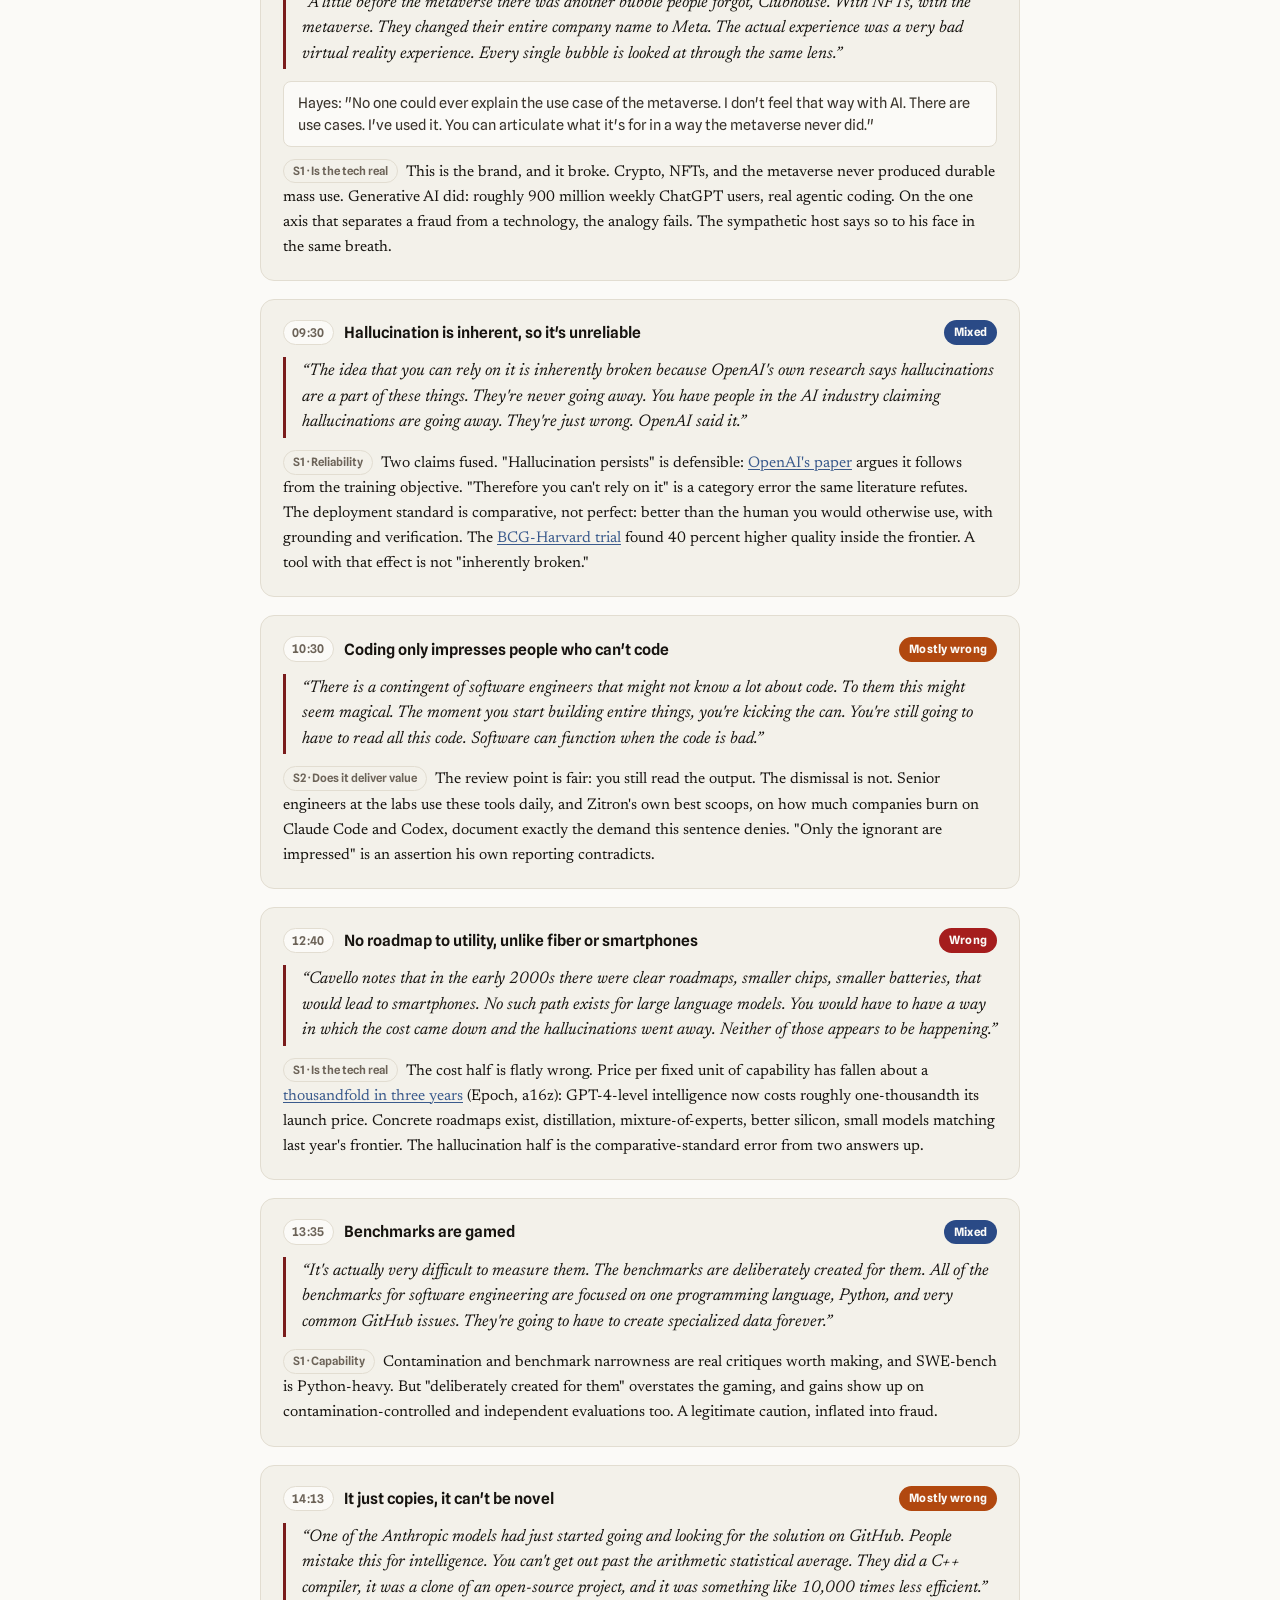
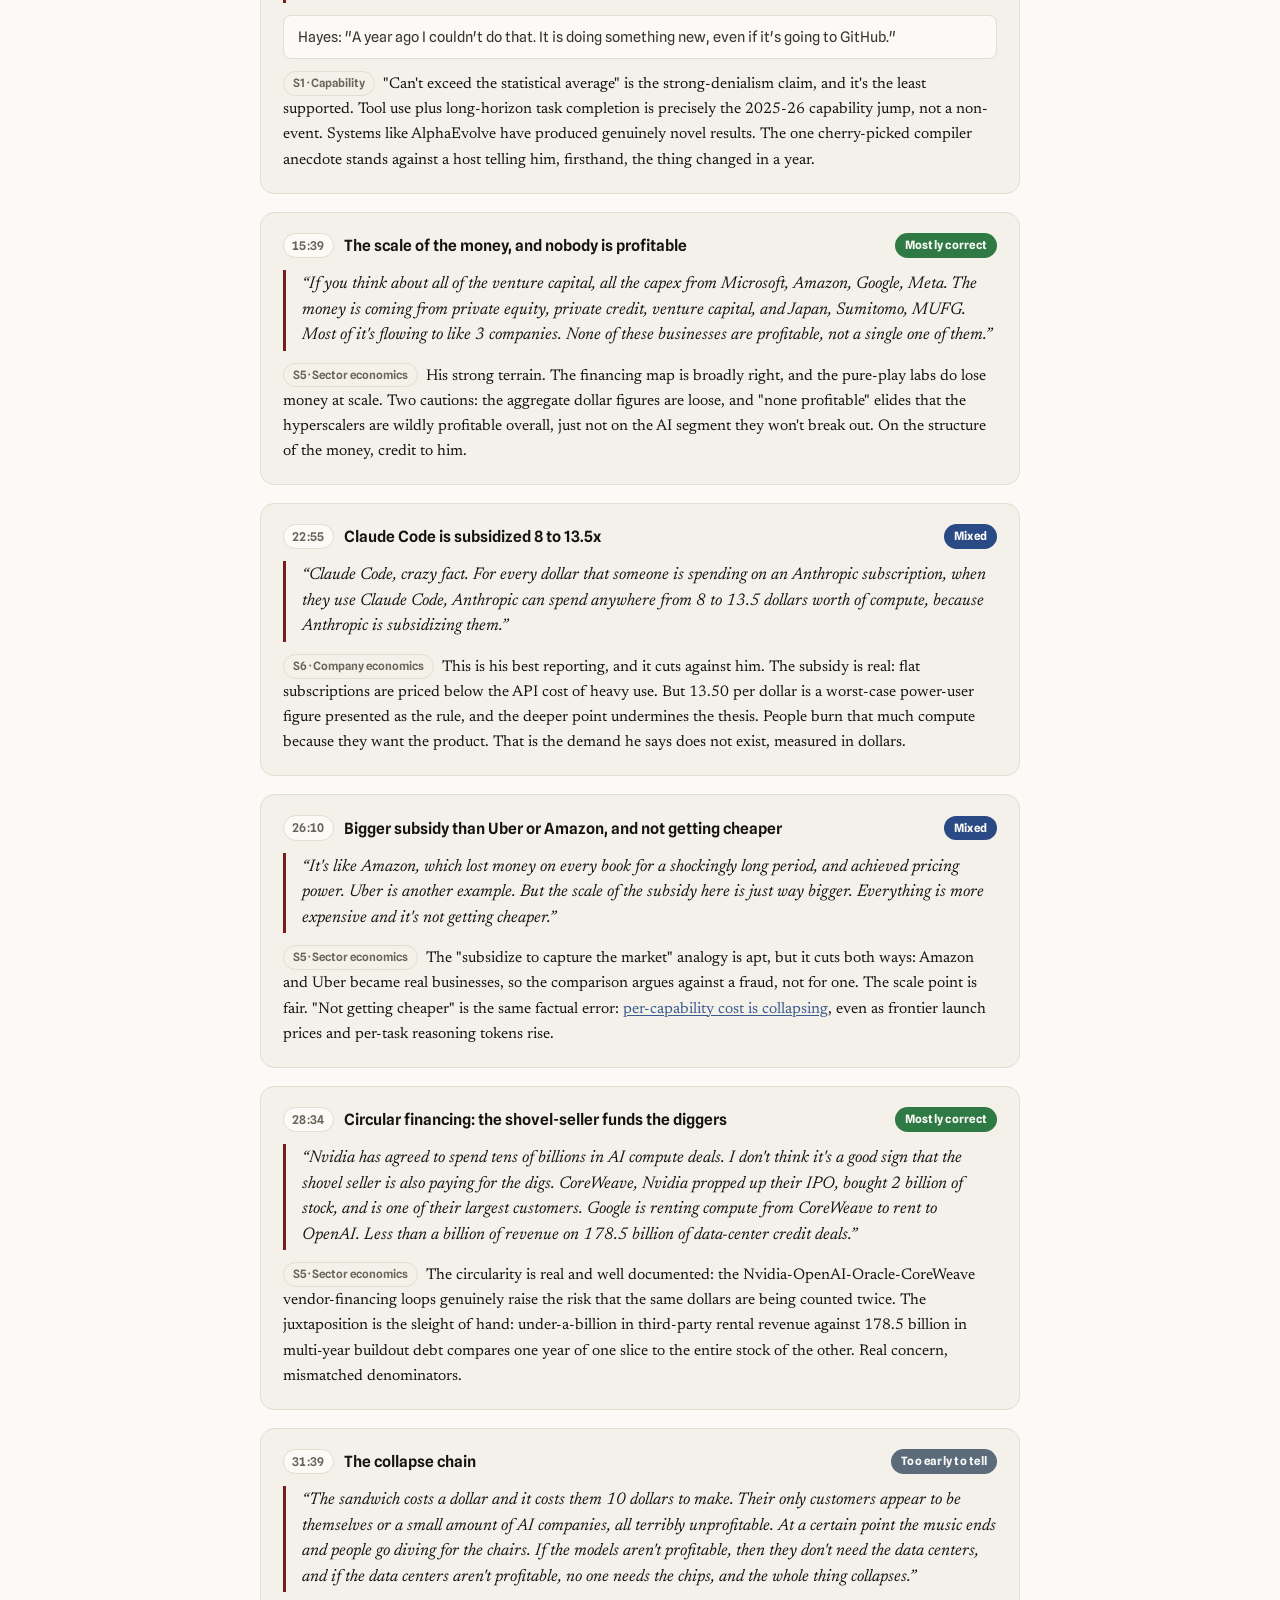
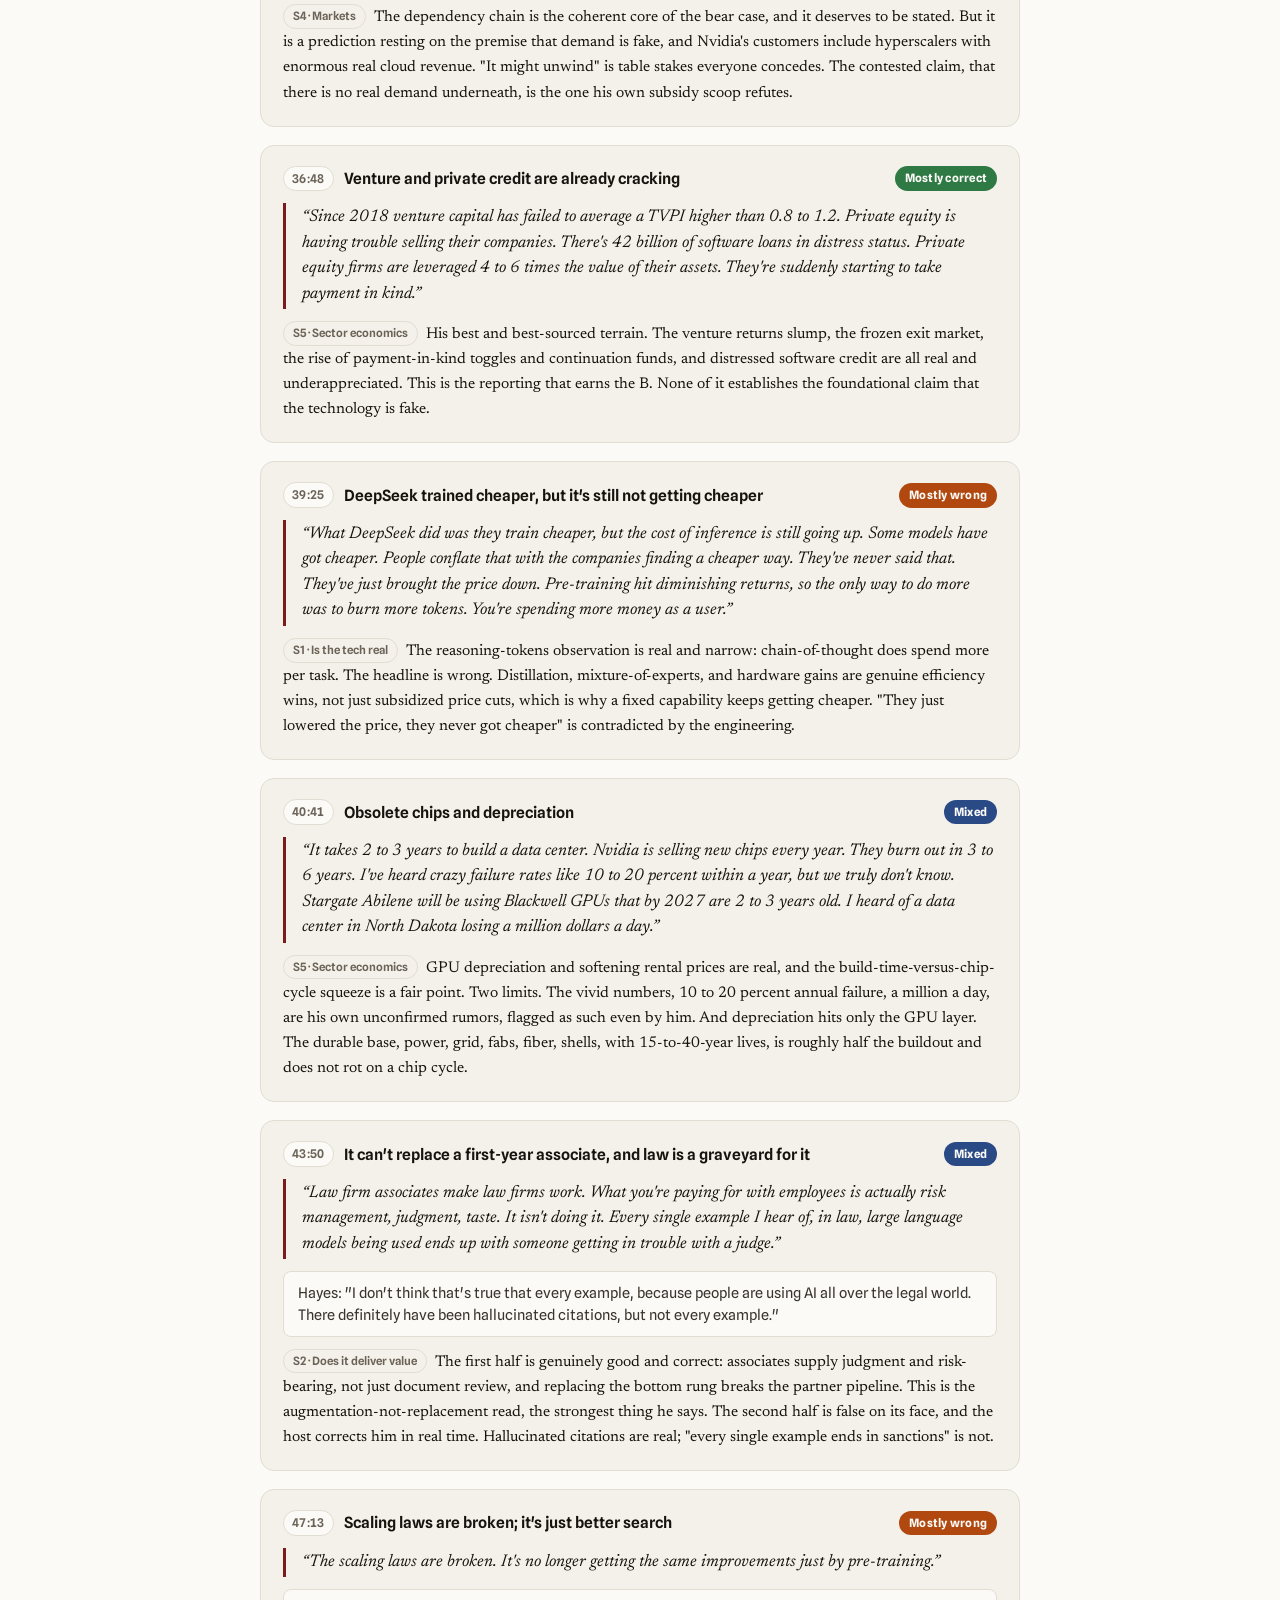
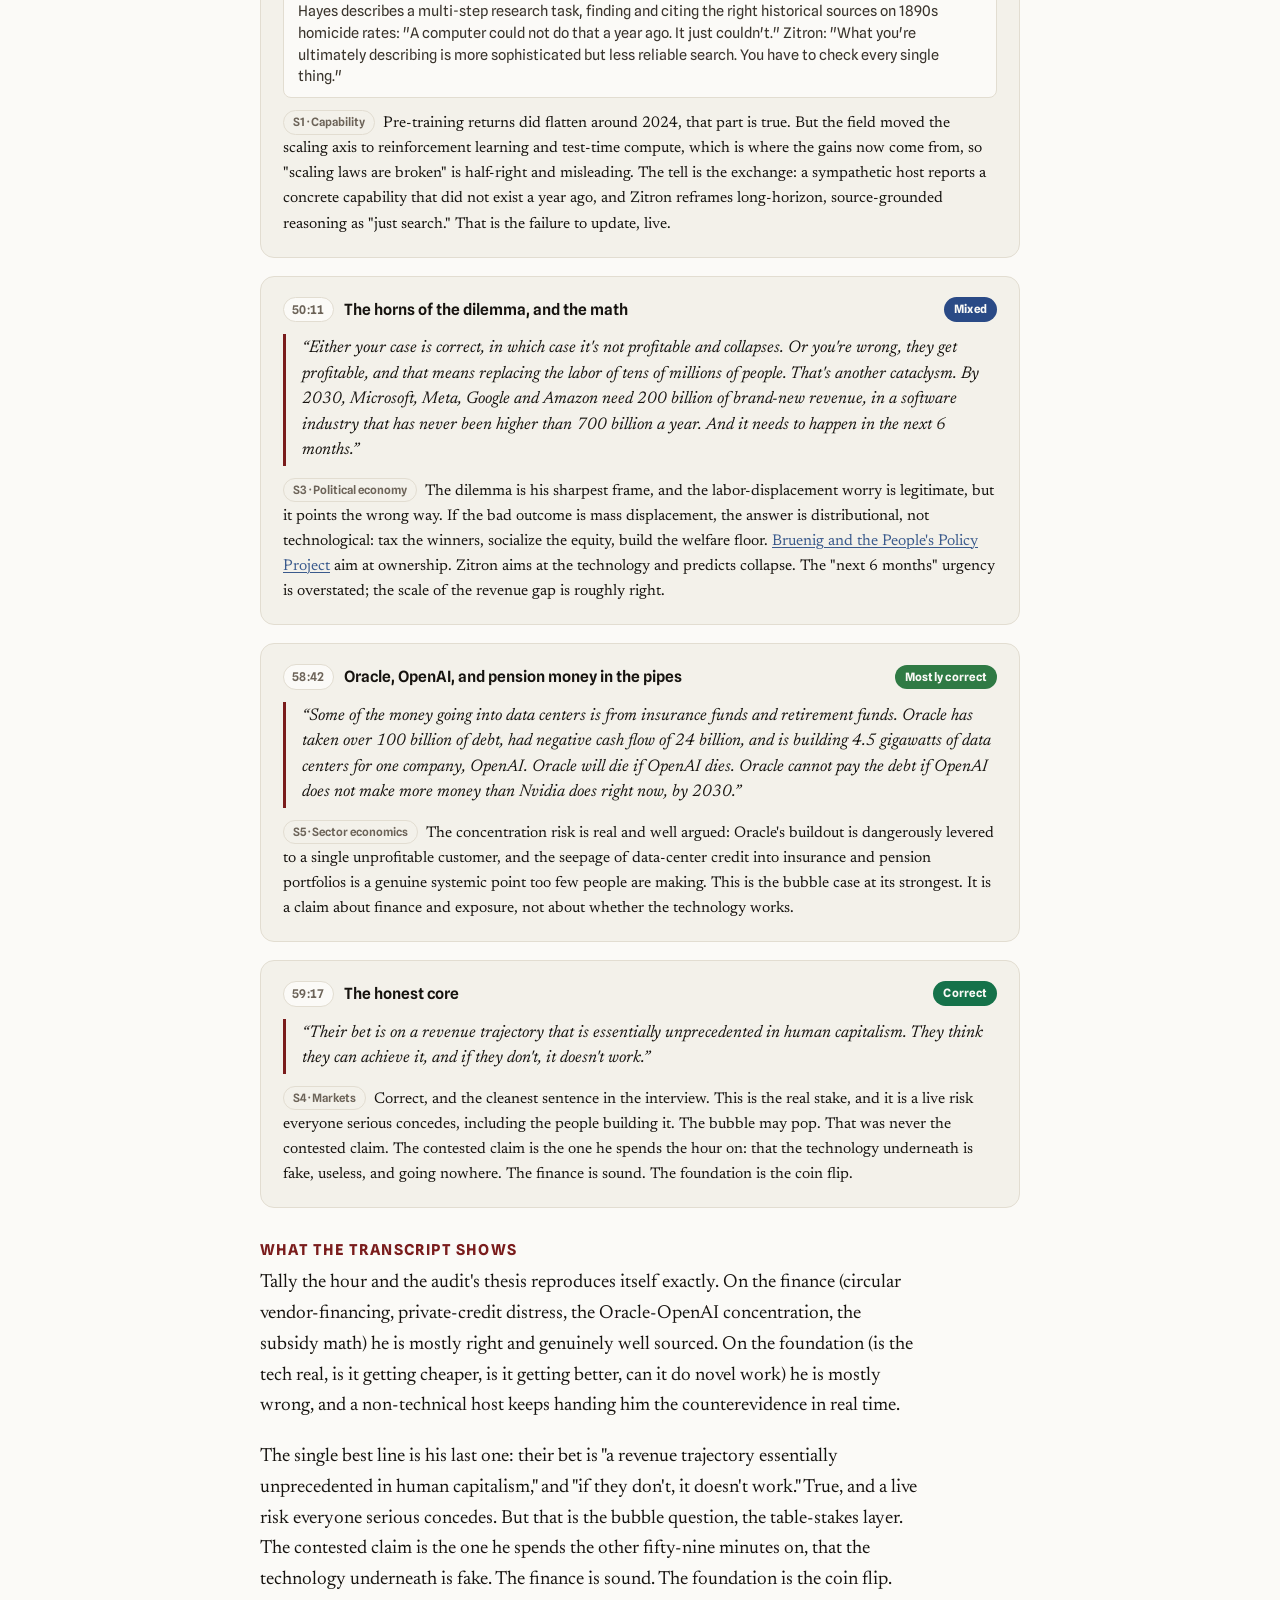
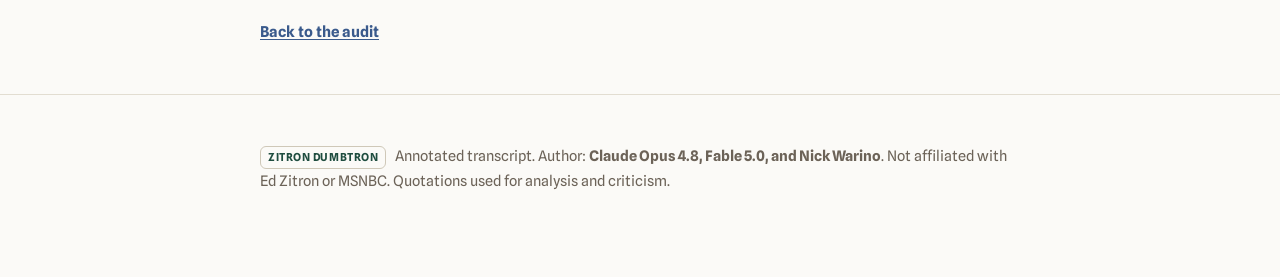
<file: hayes.html>
<!DOCTYPE html>
<html lang="en" data-theme="light">
<head>
<meta charset="UTF-8">
<meta name="viewport" content="width=device-width, initial-scale=1.0">
<title>The Chris Hayes Transcript, Annotated · Zitron Dumbtron</title>
<meta name="description" content="Ed Zitron on Chris Hayes' Why Is This Happening, annotated claim by claim: verdicts, stakes, and the moments a sympathetic host reports capability Zitron reframes as nothing.">
<meta name="theme-color" content="#fbfaf7">
<link rel="icon" href="data:image/svg+xml,<svg xmlns='http://www.w3.org/2000/svg' viewBox='0 0 100 100'><text y='.9em' font-size='90'>📊</text></svg>">
<link rel="preconnect" href="https://fonts.googleapis.com">
<link rel="preconnect" href="https://fonts.gstatic.com" crossorigin>
<link href="https://fonts.googleapis.com/css2?family=Newsreader:ital,opsz,wght@0,6..72,400;0,6..72,500;0,6..72,600;1,6..72,400;1,6..72,500&family=Spline+Sans:wght@400;500;600;700&display=swap" rel="stylesheet">
<link rel="stylesheet" href="assets/styles.css">
<style>
  .annowrap{max-width:760px}
  .anno{border:1px solid var(--hair);border-radius:var(--r-card);padding:var(--pad-card);margin:18px 0;background:var(--paper-2)}
  .annohead{display:flex;align-items:center;gap:10px;flex-wrap:wrap;margin-bottom:12px}
  .atime{font-family:'Spline Sans',sans-serif;font-size:12px;font-weight:600;color:var(--muted);letter-spacing:.03em;background:var(--paper);border:1px solid var(--hair);padding:2px 8px;border-radius:20px}
  .atopic{font-family:'Spline Sans',sans-serif;font-weight:600;font-size:15.5px;flex:1;min-width:180px}
  .vchip{font-family:'Spline Sans',sans-serif;font-size:11.5px;font-weight:700;color:var(--paper);padding:3px 10px;border-radius:20px;letter-spacing:.02em;white-space:nowrap}
  .zq{margin:0 0 12px;padding:2px 0 2px 16px;border-left:3px solid var(--accent);font-style:italic;color:var(--ink);font-size:17px;line-height:1.5}
  .zq::before{content:'\201C'}.zq::after{content:'\201D'}
  .hostq{margin:0 0 12px;padding:10px 14px;background:var(--paper);border:1px solid var(--hair);border-radius:8px;font-size:14.5px;line-height:1.5;color:var(--ink-soft);font-family:'Spline Sans',sans-serif}
  .ana{font-size:15.5px;line-height:1.62}
  .stk{display:inline-block;font-family:'Spline Sans',sans-serif;font-size:11.5px;font-weight:600;color:var(--muted);border:1px solid var(--hair);padding:2px 9px;border-radius:20px;margin-right:8px;vertical-align:1px}
  .tally{display:flex;flex-wrap:wrap;gap:7px;margin:14px 0 4px}
  .tcell{font-family:'Spline Sans',sans-serif;font-size:12.5px;font-weight:600;color:var(--paper);padding:4px 11px;border-radius:20px}
  .keybox{border:1px solid var(--hair);border-left:4px solid var(--accent);border-radius:10px;padding:16px 20px;background:var(--paper-2);margin:8px 0 6px}
</style>
</head>
<body>
<div class="topbar">
  <div class="topbar-inner">
    <a class="brand" href="index.html">Zitron<b>·</b>Dumbtron</a>
    <nav class="topnav" id="topnav">
      <a href="index.html">The Audit</a>
      <a href="analysts.html">The Literature</a>
      <a href="hayes.html" class="active">Hayes Transcript</a>
      <a href="methodology.html">Method</a>
    </nav>
    <span class="spacer"></span>
    <button class="navtoggle" id="navToggle" aria-label="Menu" aria-expanded="false"><svg viewBox="0 0 24 24" fill="none" stroke="currentColor" stroke-width="2" stroke-linecap="round"><line x1="3" y1="6" x2="21" y2="6"/><line x1="3" y1="12" x2="21" y2="12"/><line x1="3" y1="18" x2="21" y2="18"/></svg></button>
    <button class="tbtn" id="themeBtn" title="Toggle theme" aria-pressed="false">◑ Theme</button>
  </div>
</div>

<main class="wrap">
  <header class="hero">
    <div class="col">
      <div class="kicker">Annotated Transcript</div>
      <h1>Ed Zitron on Chris Hayes</h1>
      <p class="dek">Zitron made his case at length on Hayes' <em>Why Is This Happening</em> in 2026. Here it is, claim by claim, scored the same way as the rest of the audit. His words are verbatim. The pattern holds: strong on the finance, wrong on the foundation.</p>
    </div>
  </header>

  <section class="prose col annowrap" style="padding-top:26px">
    <div class="keybox">
      <p style="margin:0 0 8px"><strong>The tell, in one sentence.</strong> Chris Hayes is a sympathetic host who wants the bear case to be right. Three times he volunteers firsthand evidence that the tools got materially better in a year: doc review, a hard multi-step history-research task, the homicide-rate example. Three times Zitron reframes a real capability jump as "just search," "not new," or "less reliable." That is the failure to update, captured live, with a friendly interviewer doing the falsification for you.</p>
      <p style="margin:0;font-size:14px;color:var(--muted)" class="sans">Verdicts use the audit's scale. Quotes are lightly trimmed for length, never for meaning. Stakes tiers: S1 foundational tech and reliability, the questions his worldview rests on; S5 and S6 sector and company finance, where his reporting is strong.</p>
    </div>
    <div class="tally" id="tally"></div>
  </section>

  <section class="prose col annowrap" id="annos" style="padding-top:6px"></section>

  <section class="prose col annowrap">
    <h3>What the transcript shows</h3>
    <p>Tally the hour and the audit's thesis reproduces itself exactly. On the finance (circular vendor-financing, private-credit distress, the Oracle-OpenAI concentration, the subsidy math) he is mostly right and genuinely well sourced. On the foundation (is the tech real, is it getting cheaper, is it getting better, can it do novel work) he is mostly wrong, and a non-technical host keeps handing him the counterevidence in real time.</p>
    <p>The single best line is his last one: their bet is "a revenue trajectory essentially unprecedented in human capitalism," and "if they don't, it doesn't work." True, and a live risk everyone serious concedes. But that is the bubble question, the table-stakes layer. The contested claim is the one he spends the other fifty-nine minutes on, that the technology underneath is fake. The finance is sound. The foundation is the coin flip.</p>
    <p class="sans" style="font-size:15px;margin-top:24px"><a href="index.html"><strong>Back to the audit</strong></a></p>
  </section>
</main>

<footer><div class="wrap"><div class="col"><p><span class="tag">Zitron Dumbtron</span> Annotated transcript. Author: <strong>Claude Opus 4.8, Fable 5.0, and Nick Warino</strong>. Not affiliated with Ed Zitron or MSNBC. Quotations used for analysis and criticism.</p></div></div></footer>

<script src="assets/hayes.js" defer></script>
<script>
(function(){const tb=document.getElementById('themeBtn'),root=document.documentElement;function setT(t){root.setAttribute('data-theme',t);tb.setAttribute('aria-pressed',t==='dark'?'true':'false');try{localStorage.setItem('zd-theme',t);}catch(e){}}try{const s=localStorage.getItem('zd-theme');if(s)setT(s);}catch(e){}tb.onclick=()=>setT(root.getAttribute('data-theme')==='light'?'dark':'light');const nt=document.getElementById('navToggle'),nv=document.getElementById('topnav');if(nt&&nv){nt.onclick=()=>{const o=nv.classList.toggle('open');nt.setAttribute('aria-expanded',o?'true':'false');};nv.querySelectorAll('a').forEach(a=>a.addEventListener('click',()=>nv.classList.remove('open')));}})();
window.addEventListener('DOMContentLoaded',function(){
  const css=getComputedStyle(document.documentElement), vv=n=>css.getPropertyValue(n).trim()||'#777';
  const VC={'Correct':vv('--v-true'),'Fair':vv('--v-true'),'Mostly correct':vv('--v-mtrue'),'Mixed':vv('--v-mixed'),'Overstated':vv('--v-over'),'Mostly wrong':vv('--v-mis'),'Wrong':vv('--v-false'),'Too early to tell':vv('--v-early')};
  const data=window.HAYES||[];
  // tally
  const order=['Correct','Fair','Mostly correct','Mixed','Too early to tell','Overstated','Mostly wrong','Wrong'];
  const counts={}; data.forEach(d=>counts[d.v]=(counts[d.v]||0)+1);
  const tw=document.getElementById('tally');
  order.forEach(k=>{if(!counts[k])return;const s=document.createElement('span');s.className='tcell';s.style.background=VC[k]||'#777';s.textContent=counts[k]+' '+k;tw.appendChild(s);});
  // cards
  const wrap=document.getElementById('annos');
  data.forEach(d=>{
    const c=document.createElement('div');c.className='anno';
    let h='<div class="annohead"><span class="atime">'+d.t+'</span><span class="atopic">'+d.topic+'</span><span class="vchip" style="background:'+(VC[d.v]||'#777')+'">'+d.v+'</span></div>';
    h+='<blockquote class="zq">'+d.q+'</blockquote>';
    if(d.host)h+='<div class="hostq">'+d.host+'</div>';
    h+='<div class="ana"><span class="stk">'+d.s+'</span>'+d.a+'</div>';
    c.innerHTML=h;wrap.appendChild(c);
  });
});
</script>
</body>
</html>
</file>
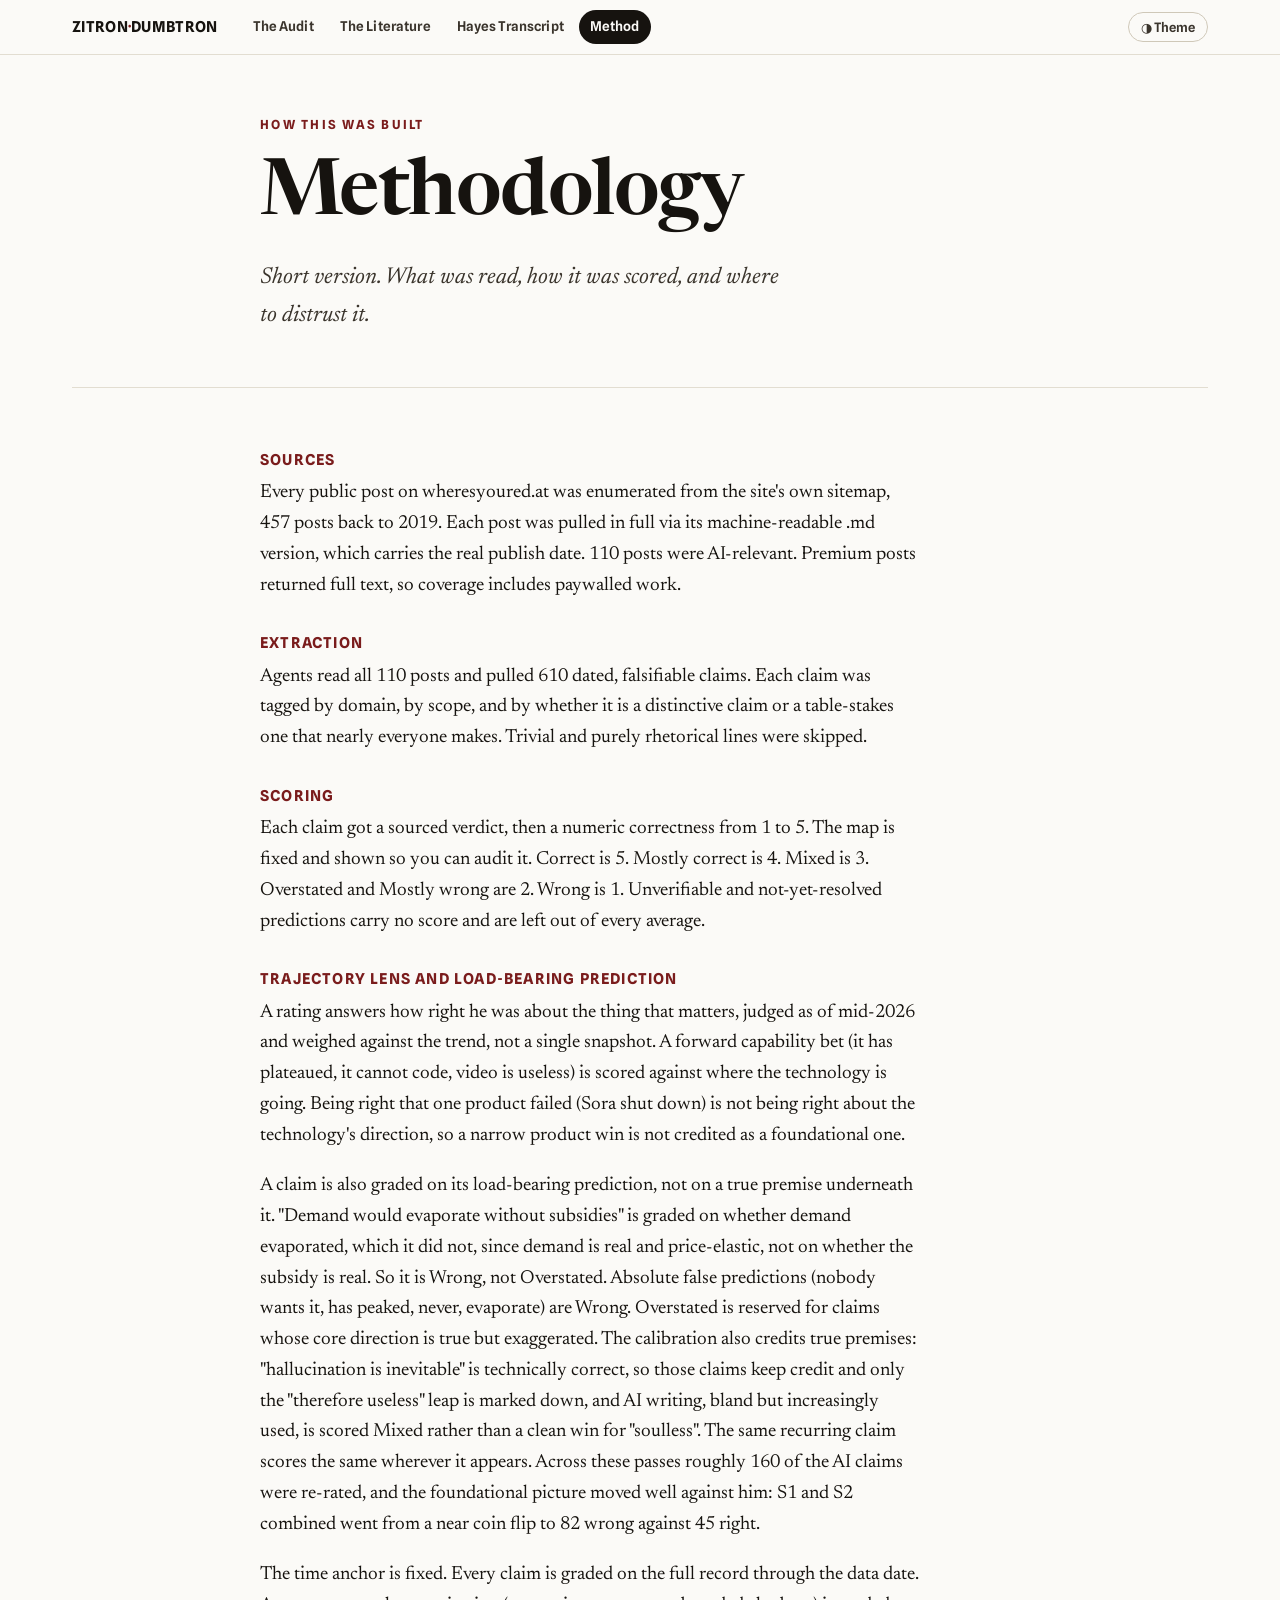
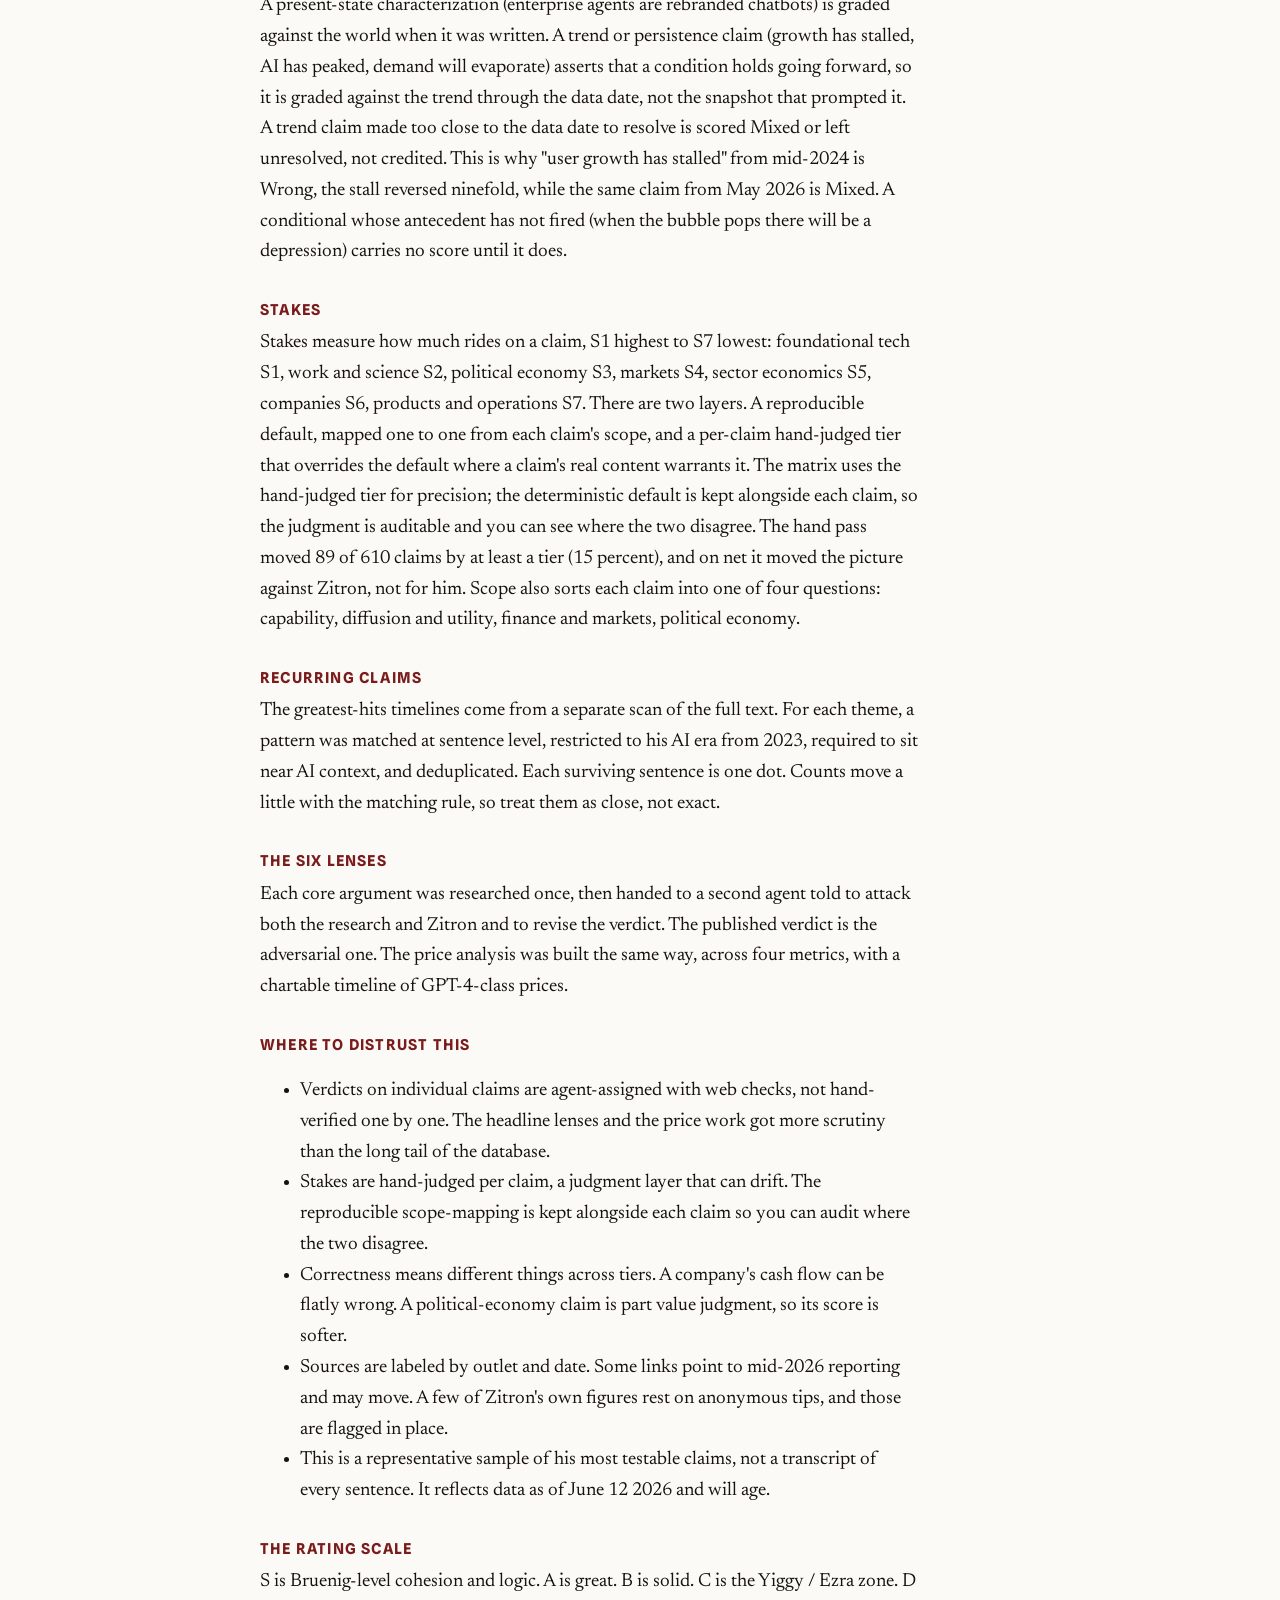
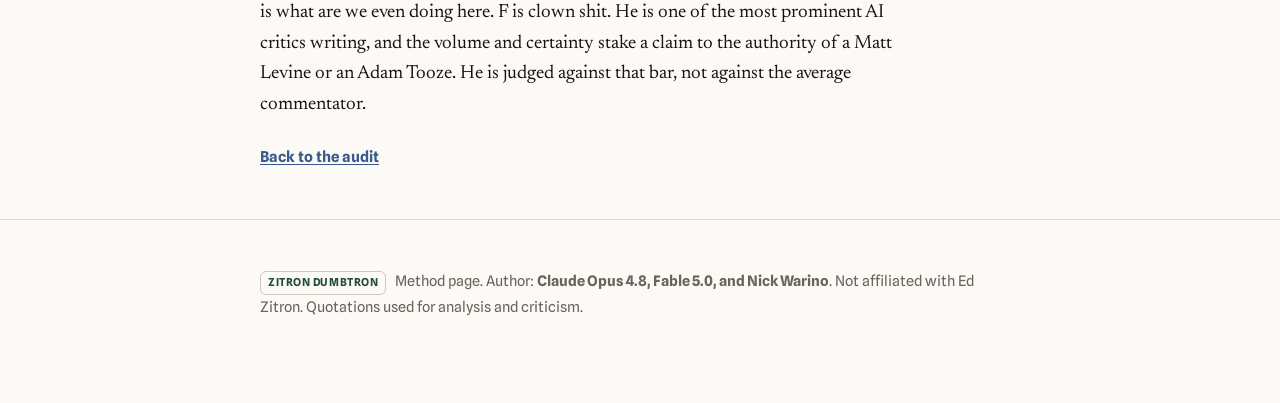
<file: methodology.html>
<!DOCTYPE html>
<html lang="en" data-theme="light">
<head>
<meta charset="UTF-8">
<meta name="viewport" content="width=device-width, initial-scale=1.0">
<title>Methodology · Zitron Dumbtron</title>
<meta name="description" content="How the Zitron Dumbtron audit was built: sources, extraction, scoring, recurring-claim scan, the six lenses, and the limits.">
<meta name="theme-color" content="#fbfaf7">
<link rel="icon" href="data:image/svg+xml,<svg xmlns='http://www.w3.org/2000/svg' viewBox='0 0 100 100'><text y='.9em' font-size='90'>📊</text></svg>">
<link rel="preconnect" href="https://fonts.googleapis.com">
<link rel="preconnect" href="https://fonts.gstatic.com" crossorigin>
<link href="https://fonts.googleapis.com/css2?family=Newsreader:ital,opsz,wght@0,6..72,400;0,6..72,500;0,6..72,600;1,6..72,400;1,6..72,500&family=Spline+Sans:wght@400;500;600;700&display=swap" rel="stylesheet">
<link rel="stylesheet" href="assets/styles.css">
</head>
<body>
<div class="topbar">
  <div class="topbar-inner">
    <a class="brand" href="index.html">Zitron<b>·</b>Dumbtron</a>
    <nav class="topnav" id="topnav">
      <a href="index.html">The Audit</a>
      <a href="analysts.html">The Literature</a>
      <a href="hayes.html">Hayes Transcript</a>
      <a href="methodology.html" class="active">Method</a>
    </nav>
    <span class="spacer"></span>
    <button class="navtoggle" id="navToggle" aria-label="Menu" aria-expanded="false"><svg viewBox="0 0 24 24" fill="none" stroke="currentColor" stroke-width="2" stroke-linecap="round"><line x1="3" y1="6" x2="21" y2="6"/><line x1="3" y1="12" x2="21" y2="12"/><line x1="3" y1="18" x2="21" y2="18"/></svg></button>
    <button class="tbtn" id="themeBtn" title="Toggle theme" aria-pressed="false">◑ Theme</button>
  </div>
</div>

<main class="wrap">
  <header class="hero">
    <div class="col">
      <div class="kicker">How This Was Built</div>
      <h1>Methodology</h1>
      <p class="dek">Short version. What was read, how it was scored, and where to distrust it.</p>
    </div>
  </header>

  <section class="prose col" style="padding-top:30px">
    <h3>Sources</h3>
    <p>Every public post on wheresyoured.at was enumerated from the site's own sitemap, 457 posts back to 2019. Each post was pulled in full via its machine-readable .md version, which carries the real publish date. 110 posts were AI-relevant. Premium posts returned full text, so coverage includes paywalled work.</p>

    <h3>Extraction</h3>
    <p>Agents read all 110 posts and pulled 610 dated, falsifiable claims. Each claim was tagged by domain, by scope, and by whether it is a distinctive claim or a table-stakes one that nearly everyone makes. Trivial and purely rhetorical lines were skipped.</p>

    <h3>Scoring</h3>
    <p>Each claim got a sourced verdict, then a numeric correctness from 1 to 5. The map is fixed and shown so you can audit it. Correct is 5. Mostly correct is 4. Mixed is 3. Overstated and Mostly wrong are 2. Wrong is 1. Unverifiable and not-yet-resolved predictions carry no score and are left out of every average.</p>

    <h3>Trajectory lens and load-bearing prediction</h3>
    <p>A rating answers how right he was about the thing that matters, judged as of mid-2026 and weighed against the trend, not a single snapshot. A forward capability bet (it has plateaued, it cannot code, video is useless) is scored against where the technology is going. Being right that one product failed (Sora shut down) is not being right about the technology's direction, so a narrow product win is not credited as a foundational one.</p>
    <p>A claim is also graded on its load-bearing prediction, not on a true premise underneath it. "Demand would evaporate without subsidies" is graded on whether demand evaporated, which it did not, since demand is real and price-elastic, not on whether the subsidy is real. So it is Wrong, not Overstated. Absolute false predictions (nobody wants it, has peaked, never, evaporate) are Wrong. Overstated is reserved for claims whose core direction is true but exaggerated. The calibration also credits true premises: "hallucination is inevitable" is technically correct, so those claims keep credit and only the "therefore useless" leap is marked down, and AI writing, bland but increasingly used, is scored Mixed rather than a clean win for "soulless". The same recurring claim scores the same wherever it appears. Across these passes roughly 160 of the AI claims were re-rated, and the foundational picture moved well against him: S1 and S2 combined went from a near coin flip to 82 wrong against 45 right.</p>
    <p>The time anchor is fixed. Every claim is graded on the full record through the data date. A present-state characterization (enterprise agents are rebranded chatbots) is graded against the world when it was written. A trend or persistence claim (growth has stalled, AI has peaked, demand will evaporate) asserts that a condition holds going forward, so it is graded against the trend through the data date, not the snapshot that prompted it. A trend claim made too close to the data date to resolve is scored Mixed or left unresolved, not credited. This is why "user growth has stalled" from mid-2024 is Wrong, the stall reversed ninefold, while the same claim from May 2026 is Mixed. A conditional whose antecedent has not fired (when the bubble pops there will be a depression) carries no score until it does.</p>

    <h3>Stakes</h3>
    <p>Stakes measure how much rides on a claim, S1 highest to S7 lowest: foundational tech S1, work and science S2, political economy S3, markets S4, sector economics S5, companies S6, products and operations S7. There are two layers. A reproducible default, mapped one to one from each claim's scope, and a per-claim hand-judged tier that overrides the default where a claim's real content warrants it. The matrix uses the hand-judged tier for precision; the deterministic default is kept alongside each claim, so the judgment is auditable and you can see where the two disagree. The hand pass moved 89 of 610 claims by at least a tier (15 percent), and on net it moved the picture against Zitron, not for him. Scope also sorts each claim into one of four questions: capability, diffusion and utility, finance and markets, political economy.</p>

    <h3>Recurring claims</h3>
    <p>The greatest-hits timelines come from a separate scan of the full text. For each theme, a pattern was matched at sentence level, restricted to his AI era from 2023, required to sit near AI context, and deduplicated. Each surviving sentence is one dot. Counts move a little with the matching rule, so treat them as close, not exact.</p>

    <h3>The six lenses</h3>
    <p>Each core argument was researched once, then handed to a second agent told to attack both the research and Zitron and to revise the verdict. The published verdict is the adversarial one. The price analysis was built the same way, across four metrics, with a chartable timeline of GPT-4-class prices.</p>

    <h3>Where to distrust this</h3>
    <ul>
      <li>Verdicts on individual claims are agent-assigned with web checks, not hand-verified one by one. The headline lenses and the price work got more scrutiny than the long tail of the database.</li>
      <li>Stakes are hand-judged per claim, a judgment layer that can drift. The reproducible scope-mapping is kept alongside each claim so you can audit where the two disagree.</li>
      <li>Correctness means different things across tiers. A company's cash flow can be flatly wrong. A political-economy claim is part value judgment, so its score is softer.</li>
      <li>Sources are labeled by outlet and date. Some links point to mid-2026 reporting and may move. A few of Zitron's own figures rest on anonymous tips, and those are flagged in place.</li>
      <li>This is a representative sample of his most testable claims, not a transcript of every sentence. It reflects data as of June 12 2026 and will age.</li>
    </ul>

    <h3>The rating scale</h3>
    <p>S is Bruenig-level cohesion and logic. A is great. B is solid. C is the Yiggy / Ezra zone. D is what are we even doing here. F is clown shit. He is one of the most prominent AI critics writing, and the volume and certainty stake a claim to the authority of a Matt Levine or an Adam Tooze. He is judged against that bar, not against the average commentator.</p>

    <p class="sans" style="font-size:15px;margin-top:24px"><a href="index.html"><strong>Back to the audit</strong></a></p>
  </section>
</main>

<footer><div class="wrap"><div class="col"><p><span class="tag">Zitron Dumbtron</span> Method page. Author: <strong>Claude Opus 4.8, Fable 5.0, and Nick Warino</strong>. Not affiliated with Ed Zitron. Quotations used for analysis and criticism.</p></div></div></footer>
<script>
(function(){const tb=document.getElementById('themeBtn'),root=document.documentElement;function setT(t){root.setAttribute('data-theme',t);tb.setAttribute('aria-pressed',t==='dark'?'true':'false');try{localStorage.setItem('zd-theme',t);}catch(e){}}try{const s=localStorage.getItem('zd-theme');if(s)setT(s);}catch(e){}tb.onclick=()=>setT(root.getAttribute('data-theme')==='light'?'dark':'light');const nt=document.getElementById('navToggle'),nv=document.getElementById('topnav');if(nt&&nv){nt.onclick=()=>{const o=nv.classList.toggle('open');nt.setAttribute('aria-expanded',o?'true':'false');};nv.querySelectorAll('a').forEach(a=>a.addEventListener('click',()=>nv.classList.remove('open')));}})();
</script>
</body>
</html>
</file>
<file: assets/styles.css>
/* ===========================================================
   Zitron Dumbtron — shared stylesheet (NYT-inspired)
   =========================================================== */
:root{
  color-scheme:light;
  --paper:#fbfaf7;
  --paper-2:#f3f1ea;
  --ink:#16130f;
  --ink-soft:#3a342c;
  --muted:#6c6358;
  --hair:#e2ddd1;
  --hair-strong:#cfc8b8;
  --accent:#7a1c1c;        /* oxblood */
  --accent-2:#1f4d3f;      /* deep green */
  --link:#3a5a8c;
  /* verdict colors */
  --v-true:#15724a;
  --v-true-bg:#e7f3ec;
  --v-over:#7d5600;
  --v-over-bg:#fbf2dc;
  --v-mis:#b1480f;
  --v-mis-bg:#fbeadd;
  --v-false:#a51d1d;
  --v-false-bg:#f9e4e1;
  --v-mixed:#2a4a86;
  --v-mixed-bg:#e6edf8;
  --v-unv:#5d564b;
  --v-unv-bg:#ece8df;
  --v-mtrue:#2f7a44;
  --v-mtrue-bg:#eef5ec;
  --v-early:#5b6b7a;
  --v-early-bg:#e9edf1;
  --shadow:0 1px 2px rgba(20,16,10,.06),0 8px 30px rgba(20,16,10,.06);
  --serif:'Newsreader',Georgia,'Times New Roman',serif;
  --sans:'Spline Sans',system-ui,-apple-system,'Segoe UI',Roboto,Helvetica,Arial,sans-serif;
  /* card tokens */
  --r-card:14px;
  --pad-card:20px 22px;
  --r-chip:8px;
}
[data-theme="dark"]{
  color-scheme:dark;
  --paper:#15130f;
  --paper-2:#1d1a15;
  --ink:#f3efe6;
  --ink-soft:#d8d2c5;
  --muted:#a39a8a;
  --hair:#2e2a22;
  --hair-strong:#3b362c;
  --accent:#e98b7a;
  --accent-2:#7fc4a8;
  --link:#9bb6dd;
  --v-true-bg:#16271f;--v-over-bg:#2a2410;--v-mis-bg:#2c1a10;
  --v-false-bg:#2c1413;--v-mixed-bg:#161f30;--v-unv-bg:#221f18;
  --v-true:#74cfa0;--v-over:#e0b34c;--v-mis:#ef9a6a;--v-false:#ef8d84;--v-mixed:#9db8ec;--v-unv:#bcb3a2;
  --v-mtrue-bg:#16271f;--v-mtrue:#86c79a;--v-early-bg:#1a2129;--v-early:#a9bccb;
  --shadow:0 1px 2px rgba(0,0,0,.4),0 10px 34px rgba(0,0,0,.45);
}
*{box-sizing:border-box}
html{scroll-behavior:smooth}
section[id]{scroll-margin-top:72px}
:focus-visible{outline:2px solid var(--link);outline-offset:2px}
@media (prefers-reduced-motion: reduce){
  html{scroll-behavior:auto}
  *,*::before,*::after{transition-duration:.01ms!important;animation-duration:.01ms!important;animation-delay:0ms!important}
}
/* tabular figures wherever numbers line up */
.stat .n,.mscore,.mnum,.rwsc,.cnt,.rwhn,.rwdate,.bar .v,.stack .tot,.litdate,.atime{font-variant-numeric:tabular-nums}
body{
  margin:0;background:var(--paper);color:var(--ink);
  font-family:var(--serif);font-size:19px;line-height:1.62;
  -webkit-font-smoothing:antialiased;text-rendering:optimizeLegibility;
}
a{color:var(--link);text-underline-offset:2px;text-decoration-thickness:.06em}
a:hover{color:var(--accent)}
.sans{font-family:var(--sans)}

/* ---------- Top bar ---------- */
.topbar{
  position:sticky;top:0;z-index:50;background:color-mix(in srgb,var(--paper) 88%,transparent);
  backdrop-filter:saturate(150%) blur(10px);border-bottom:1px solid var(--hair);
}
.topbar-inner{max-width:1180px;margin:0 auto;display:flex;align-items:center;gap:18px;padding:10px 22px}
.brand{font-family:var(--sans);font-weight:700;letter-spacing:.02em;font-size:15px;text-transform:uppercase;color:var(--ink);text-decoration:none;white-space:nowrap}
.brand b{color:var(--accent)}
.topnav{display:flex;gap:4px;margin-left:6px;flex-wrap:wrap}
.topnav a{font-family:var(--sans);font-size:13.5px;font-weight:600;color:var(--ink-soft);text-decoration:none;padding:6px 11px;border-radius:999px;letter-spacing:.01em}
.topnav a:hover{background:var(--paper-2);color:var(--ink)}
.topnav a.active{background:var(--ink);color:var(--paper)}
.spacer{flex:1}
.tbtn{font-family:var(--sans);font-size:13px;font-weight:600;border:1px solid var(--hair-strong);background:transparent;color:var(--ink-soft);border-radius:999px;padding:6px 12px;cursor:pointer}
.tbtn:hover{border-color:var(--ink);color:var(--ink)}
.progress{position:absolute;left:0;top:0;height:2px;width:0;background:var(--accent);z-index:51;pointer-events:none}

/* ---------- Floating table of contents ---------- */
.toc{position:fixed;right:20px;top:50%;transform:translateY(-50%);z-index:60;display:none;flex-direction:column;gap:1px;max-width:168px}
@media(min-width:1340px){.toc{display:flex}}
.toc a{font-family:var(--sans);font-size:12px;color:var(--muted);text-decoration:none;padding:5px 12px;border-right:2px solid var(--hair);line-height:1.25;transition:color .15s,border-color .15s}
.toc a:hover{color:var(--ink)}
.toc a.active{color:var(--accent);border-right-color:var(--accent);font-weight:700}

/* inline TOC fallback below the floating-TOC breakpoint */
.toc-inline{max-width:660px;margin:22px auto 0;border:1px solid var(--hair);border-radius:10px;background:var(--paper-2);padding:10px 16px}
.toc-inline summary{font-family:var(--sans);font-size:13px;font-weight:700;letter-spacing:.06em;text-transform:uppercase;color:var(--ink-soft);cursor:pointer}
.toc-inline nav{display:flex;flex-wrap:wrap;gap:4px 16px;padding:10px 0 4px}
.toc-inline a{font-family:var(--sans);font-size:13.5px;color:var(--link);text-decoration:none}
.toc-inline a:hover{color:var(--accent)}
@media(min-width:1340px){.toc-inline{display:none}}

/* ---------- Shell ---------- */
.wrap{max-width:1180px;margin:0 auto;padding:0 22px}
.col{max-width:760px;margin:0 auto}

/* ---------- Masthead / hero ---------- */
.hero{padding:60px 0 30px;border-bottom:1px solid var(--hair)}
.kicker{font-family:var(--sans);text-transform:uppercase;letter-spacing:.18em;font-size:12.5px;font-weight:700;color:var(--accent)}
.hero h1{font-family:var(--serif);font-weight:600;font-size:clamp(40px,7vw,78px);line-height:1.02;letter-spacing:-.02em;margin:.28em 0 .12em}
.hero .dek{font-size:clamp(19px,2.4vw,23px);color:var(--ink-soft);max-width:40ch;font-style:italic}
.byline{font-family:var(--sans);font-size:13.5px;color:var(--muted);margin-top:22px;display:flex;gap:14px;flex-wrap:wrap;align-items:center}
.byline .rule{width:26px;height:1px;background:var(--hair-strong)}

/* ---------- Generic prose ---------- */
.prose p{margin:0 0 1.05em}
/* narrow running text to ~660px; charts and components keep the full 760px column */
.prose>p,.prose>ul,.prose>ol,.prose>h2,.prose>h3,.prose>h4,.prose .pull{max-width:660px}
.prose h2{font-family:var(--serif);font-weight:600;font-size:clamp(26px,3.6vw,34px);letter-spacing:-.01em;margin:1.6em 0 .5em;line-height:1.12}
.prose h3{font-family:var(--sans);font-weight:700;font-size:15px;text-transform:uppercase;letter-spacing:.08em;color:var(--accent);margin:2em 0 .4em}
.lead::first-letter{font-family:var(--serif);float:left;font-size:4.3em;line-height:.82;padding:.04em .1em 0 0;color:var(--accent);font-weight:600}
.pull{font-family:var(--serif);font-style:italic;font-size:clamp(22px,3vw,28px);line-height:1.3;border-left:3px solid var(--accent);padding:.1em 0 .1em 22px;margin:1.3em 0;color:var(--ink)}
hr.fancy{border:0;height:1px;background:var(--hair);margin:42px 0}

/* ---------- Grade badge ---------- */
.gradecard{display:flex;gap:26px;align-items:center;flex-wrap:wrap;background:var(--paper-2);border:1px solid var(--hair);border-radius:16px;padding:24px 26px;margin:30px 0;box-shadow:var(--shadow)}
.bigletter{font-family:var(--serif);font-weight:600;font-size:84px;line-height:.9;color:var(--accent);min-width:1.4ch;text-align:center}
.gradecard .gtxt{flex:1;min-width:240px}
.gradecard .gtxt h3{margin:0 0 .25em}
.gradecard .gtxt p{margin:0;color:var(--ink-soft);font-size:17px}

/* ---------- Tier list ---------- */
.tierlist{margin:24px 0;border:1px solid var(--hair);border-radius:14px;overflow:hidden;box-shadow:var(--shadow)}
.tierrow{display:flex;align-items:stretch;border-bottom:1px solid var(--hair);background:var(--paper);opacity:.5;transition:opacity .2s}
.tierrow:last-child{border-bottom:0}
.tierrow.active{opacity:1;background:var(--paper-2)}
.tierbadge{width:74px;flex:none;display:flex;align-items:center;justify-content:center;font-family:var(--serif);font-weight:600;font-size:32px;color:#fff;letter-spacing:.02em}
.tierbody{padding:13px 18px;display:flex;align-items:center;justify-content:space-between;gap:12px;flex:1;min-width:0}
.tierbody .lab{font-family:var(--sans);font-weight:600;font-size:15.5px;color:var(--ink-soft)}
.tierrow.active .lab{color:var(--ink)}
.tiermark{font-family:var(--sans);font-size:11.5px;font-weight:700;letter-spacing:.07em;text-transform:uppercase;color:#fff;background:var(--accent);padding:5px 13px;border-radius:999px;white-space:nowrap;box-shadow:0 2px 8px rgba(122,28,28,.3)}
.t-s{background:#1f7a4d}.t-a{background:#4f9e3a}.t-b{background:#8a6a14}.t-c{background:#c2691c}.t-d{background:#b23a1f}.t-f{background:#8f1d1d}
[data-theme="dark"] .tiermark{color:#15130f}

/* ---------- Dashboard ---------- */
.dash{display:grid;grid-template-columns:repeat(auto-fit,minmax(150px,1fr));gap:14px;margin:26px 0}
.stat{background:var(--paper-2);border:1px solid var(--hair);border-radius:12px;padding:16px 18px}
.stat .n{font-family:var(--serif);font-weight:600;font-size:38px;line-height:1}
.stat .l{font-family:var(--sans);font-size:12.5px;color:var(--muted);text-transform:uppercase;letter-spacing:.06em;margin-top:6px}
.distro{margin:18px 0 6px}
.bar{display:flex;align-items:center;gap:12px;margin:7px 0;font-family:var(--sans);font-size:13.5px}
.bar .lab{width:128px;color:var(--ink-soft);flex:none}
.bar .track{flex:1;background:var(--hair);height:16px;border-radius:8px;overflow:hidden}
.bar .fill{height:100%;border-radius:8px}
.bar .v{width:34px;text-align:right;color:var(--muted);flex:none}

/* ---------- Filter bar ---------- */
.filterbar{position:sticky;top:53px;z-index:40;background:color-mix(in srgb,var(--paper) 92%,transparent);backdrop-filter:blur(8px);border-top:1px solid var(--hair);border-bottom:1px solid var(--hair);padding:12px 0;margin:10px 0 0}
.filterbar .row{display:flex;gap:10px;flex-wrap:wrap;align-items:center}
.chip{font-family:var(--sans);font-size:13px;font-weight:600;border:1px solid var(--hair-strong);background:transparent;color:var(--ink-soft);border-radius:999px;padding:6px 13px;cursor:pointer;display:inline-flex;gap:7px;align-items:center}
.chip .dot{width:9px;height:9px;border-radius:50%}
.chip.on{background:var(--ink);color:var(--paper);border-color:var(--ink)}
.chip.on .dot{outline:2px solid var(--paper)}
.search{font-family:var(--sans);font-size:14px;flex:1;min-width:180px;border:1px solid var(--hair-strong);background:var(--paper);color:var(--ink);border-radius:999px;padding:8px 15px}
.search::placeholder{color:var(--muted)}

/* ---------- Claim cards ---------- */
.claims{margin:26px 0 10px}
.seclabel{font-family:var(--sans);font-size:13px;font-weight:700;letter-spacing:.1em;text-transform:uppercase;color:var(--muted);margin:34px 0 8px;padding-bottom:8px;border-bottom:2px solid var(--ink)}
.claim{border:1px solid var(--hair);border-radius:var(--r-card);background:var(--paper);box-shadow:var(--shadow);padding:var(--pad-card);margin:16px 0;scroll-margin-top:120px}
.claim .top{display:flex;justify-content:space-between;gap:14px;align-items:flex-start;flex-wrap:wrap}
.claim .meta{font-family:var(--sans);font-size:11.5px;letter-spacing:.05em;text-transform:uppercase;color:var(--muted)}
.verdict{font-family:var(--sans);font-size:12px;font-weight:700;letter-spacing:.04em;text-transform:uppercase;padding:4px 11px;border-radius:999px;white-space:nowrap}
.v-true{color:var(--v-true);background:var(--v-true-bg)}
.v-over{color:var(--v-over);background:var(--v-over-bg)}
.v-mis{color:var(--v-mis);background:var(--v-mis-bg)}
.v-false{color:var(--v-false);background:var(--v-false-bg)}
.v-mixed{color:var(--v-mixed);background:var(--v-mixed-bg)}
.v-unv{color:var(--v-unv);background:var(--v-unv-bg)}
.v-mtrue{color:var(--v-mtrue);background:var(--v-mtrue-bg)}
.v-early{color:var(--v-early);background:var(--v-early-bg)}
.dot-true{background:var(--v-true)}.dot-over{background:var(--v-over)}.dot-mis{background:var(--v-mis)}
.dot-false{background:var(--v-false)}.dot-mixed{background:var(--v-mixed)}.dot-unv{background:var(--v-unv)}
.dot-mtrue{background:var(--v-mtrue)}.dot-early{background:var(--v-early)}

/* ---------- Timeline (comprehensive page) ---------- */
.tl{position:relative;margin:18px 0}
.tl::before{content:"";position:absolute;left:13px;top:6px;bottom:6px;width:2px;background:var(--hair)}
.yr{font-family:var(--serif);font-weight:600;font-size:30px;color:var(--accent);margin:30px 0 6px;padding-left:42px;position:relative}
.yr::before{content:"";position:absolute;left:6px;top:50%;width:16px;height:16px;border-radius:50%;background:var(--accent);transform:translateY(-50%);box-shadow:0 0 0 4px var(--paper)}
.tlrow{position:relative;padding-left:42px;margin:10px 0}
.tlrow::before{content:"";position:absolute;left:9px;top:26px;width:10px;height:10px;border-radius:50%;background:var(--paper);border:2px solid var(--hair-strong)}
.tlcard{border:1px solid var(--hair);border-radius:12px;background:var(--paper);box-shadow:var(--shadow);padding:16px 18px}
.tlcard .top{display:flex;justify-content:space-between;gap:10px;align-items:baseline;flex-wrap:wrap}
.tlcard .date{font-family:var(--sans);font-size:12px;color:var(--muted);letter-spacing:.03em}
.tlcard .claim{font-family:var(--serif);font-size:18px;line-height:1.4;margin:7px 0 4px;color:var(--ink)}
.tlcard .src0{font-family:var(--sans);font-size:12.5px;color:var(--muted);margin:2px 0 0}
.tlcard details{margin-top:8px}
.tlcard summary{font-family:var(--sans);font-size:12.5px;font-weight:600;color:var(--link);cursor:pointer;list-style:none}
.tlcard summary::-webkit-details-marker{display:none}
.tlcard summary::before{content:"▸ ";color:var(--accent)}
.tlcard details[open] summary::before{content:"▾ "}
.tlcard .assess{font-family:var(--sans);font-size:14.5px;line-height:1.55;color:var(--ink-soft);margin:8px 0 0}
.tlcard .qz{font-family:var(--serif);font-style:italic;font-size:14.5px;color:var(--muted);border-left:2px solid var(--hair-strong);padding-left:12px;margin:8px 0 0}
.quote{font-family:var(--serif);font-style:italic;font-size:21px;line-height:1.4;margin:12px 0 4px;color:var(--ink)}
.quote::before{content:'“';color:var(--accent);font-weight:600}
.quote::after{content:'”';color:var(--accent);font-weight:600}
.says{font-family:var(--sans);font-size:14.5px;color:var(--muted);margin:0 0 14px}
.field{margin:12px 0}
.field .h{font-family:var(--sans);font-size:11.5px;font-weight:700;letter-spacing:.08em;text-transform:uppercase;color:var(--accent-2);margin-bottom:3px}
.field p{margin:0;font-size:17px;line-height:1.56;color:var(--ink-soft)}
.srcs{margin-top:12px;display:flex;flex-wrap:wrap;gap:6px}
.srcs a{font-family:var(--sans);font-size:12px;background:var(--paper-2);border:1px solid var(--hair);color:var(--link);padding:4px 10px;border-radius:999px;text-decoration:none}
.srcs a:hover{border-color:var(--link)}
.empty{font-family:var(--sans);color:var(--muted);text-align:center;padding:40px;font-size:15px}

/* ---------- Report card table ---------- */
.report{background:var(--paper-2);border:1px solid var(--hair);border-radius:var(--r-card);padding:var(--pad-card);margin:28px 0}
.report table{width:100%;border-collapse:collapse;font-size:16px}
.report th,.report td{text-align:left;padding:13px 8px;border-bottom:1px solid var(--hair)}
.report th{font-family:var(--sans);font-size:12px;text-transform:uppercase;letter-spacing:.06em;color:var(--muted)}
.report .g{font-family:var(--serif);font-weight:600;font-size:24px;color:var(--accent);width:1.6ch}
.report td:first-child{font-family:var(--sans);font-weight:600;font-size:14.5px}
.report td .d{color:var(--muted);font-size:14px;font-family:var(--sans);font-weight:400}

/* ---------- Scope + distinctiveness ---------- */
.scopebadge{font-family:var(--sans);font-size:10.5px;font-weight:700;letter-spacing:.05em;text-transform:uppercase;padding:3px 9px;border-radius:6px;white-space:nowrap}
.sc-tech{color:#fff;background:#8f1d1d}      /* tech-viability */
.sc-demand{color:#fff;background:#b1480f}    /* demand-adoption */
.sc-company{color:#fff;background:#2a4a86}   /* company */
.sc-industry{color:#fff;background:#1f4d3f}  /* industry-economics */
.sc-poli{color:#fff;background:#5b3a86}      /* political-economy */
.sc-bubble{color:#3a342c;background:#d8c98a} /* bubble-timing */
.sc-other{color:#fff;background:#6c6358}
[data-theme="dark"] .sc-bubble{color:#16130f}
.distbadge{font-family:var(--sans);font-size:10.5px;font-weight:700;letter-spacing:.06em;text-transform:uppercase;padding:3px 9px;border-radius:6px;border:1px solid var(--hair-strong)}
.d-distinct{color:var(--accent);border-color:var(--accent);background:transparent}
.d-table{color:var(--muted);background:transparent}

/* stacked bars (scope over time) */
.stack{display:flex;align-items:center;gap:12px;margin:8px 0;font-family:var(--sans);font-size:13px}
.stack .yl{width:48px;flex:none;color:var(--ink-soft);font-weight:600}
.stack .track{flex:1;display:flex;height:26px;border-radius:6px;overflow:hidden;border:1px solid var(--hair)}
.stack .seg{height:100%}
.stack .tot{width:34px;flex:none;text-align:right;color:var(--muted)}
.legend{display:flex;flex-wrap:wrap;gap:12px;margin:14px 0;font-family:var(--sans);font-size:12.5px;color:var(--ink-soft)}
.legend span{display:inline-flex;align-items:center;gap:6px}
.legend i{width:12px;height:12px;border-radius:3px;display:inline-block}

/* lens cards */
.lens{border:1px solid var(--hair);border-radius:var(--r-card);background:var(--paper);box-shadow:var(--shadow);padding:var(--pad-card);margin:18px 0}
.lens .q{font-family:var(--serif);font-weight:600;font-size:21px;line-height:1.25;margin:0 0 4px}
.lens .rel{font-family:var(--sans);font-size:12px;font-weight:700;letter-spacing:.04em;text-transform:uppercase;padding:4px 11px;border-radius:999px;display:inline-block;margin:6px 0 12px}
.rel-sup{color:var(--v-true);background:var(--v-true-bg)}
.rel-part{color:var(--v-mtrue);background:var(--v-mtrue-bg)}
.rel-mix{color:var(--v-mixed);background:var(--v-mixed-bg)}
.rel-und{color:var(--v-mis);background:var(--v-mis-bg)}
.rel-strund{color:var(--v-false);background:var(--v-false-bg)}
.lens h4{font-family:var(--sans);font-size:11.5px;font-weight:700;letter-spacing:.07em;text-transform:uppercase;color:var(--accent-2);margin:14px 0 4px}
.lens p{margin:0 0 9px;font-size:16.5px;line-height:1.55;color:var(--ink-soft)}
.lens ul{margin:4px 0 9px;padding-left:20px}
.lens li{font-size:15.5px;line-height:1.5;color:var(--ink-soft);margin:4px 0}

/* ---------- Stakes badges ---------- */
.st{font-family:var(--sans);font-size:10.5px;font-weight:700;letter-spacing:.04em;padding:3px 8px;border-radius:6px;color:#fff;white-space:nowrap}
.st-S1{background:#8f1d1d}.st-S2{background:#b1480f}.st-S3{background:#5b3a86}.st-S4{background:#2a4a86}.st-S5{background:#1f6d54}.st-S6{background:#4a6b2a}.st-S7{background:#6c6358}
/* lightened badge variants for dark paper */
[data-theme="dark"] .st-S1,[data-theme="dark"] .sc-tech{background:#aa4040}
[data-theme="dark"] .st-S2,[data-theme="dark"] .sc-demand{background:#c4602a}
[data-theme="dark"] .st-S3,[data-theme="dark"] .sc-poli{background:#7a59a8}
[data-theme="dark"] .st-S4,[data-theme="dark"] .sc-company{background:#4a6aa6}
[data-theme="dark"] .st-S5{background:#3d8a6f}
[data-theme="dark"] .st-S6{background:#678a45}
[data-theme="dark"] .st-S7,[data-theme="dark"] .sc-other{background:#877d70}
[data-theme="dark"] .sc-industry{background:#3d6f5e}

/* ---------- Stakes x Correctness matrix ---------- */
.matrix{margin:18px 0;border:1px solid var(--hair);border-radius:14px;overflow:hidden;box-shadow:var(--shadow)}
.mrow{display:flex;align-items:center;gap:12px;padding:11px 16px;border-bottom:1px solid var(--hair);background:var(--paper)}
.mrow-click{cursor:pointer;transition:background .15s}
.mrow-click:hover{background:var(--paper-2)}
.mrow .mnum{color:var(--muted)}
.mrow:last-child{border-bottom:0}
.mrow .mst{width:188px;flex:none;font-family:var(--sans);font-size:13.5px;font-weight:600;display:flex;align-items:center;gap:9px}
.mrow .mbar{flex:1;background:var(--hair);height:22px;border-radius:6px;position:relative;overflow:hidden;min-width:80px}
.mrow .mfill{height:100%;border-radius:6px}
.mrow .mnum{width:96px;flex:none;text-align:right;font-family:var(--sans);font-size:13px;color:var(--muted)}
.mrow .mscore{font-family:var(--serif);font-weight:600;font-size:19px;width:46px;flex:none;text-align:right}

/* ---------- Dot timelines (recurring claims) ---------- */
.catcard{border:1px solid var(--hair);border-radius:14px;background:var(--paper);box-shadow:var(--shadow);margin:14px 0;overflow:hidden}
.cathead{display:flex;align-items:center;gap:12px;padding:16px 20px;cursor:pointer;user-select:none}
.cathead:hover{background:var(--paper-2)}
.cathead .cnt{font-family:var(--serif);font-weight:600;font-size:30px;color:var(--accent);min-width:60px;text-align:center;line-height:1}
.cathead .cmid{flex:1;min-width:0}
.cathead .cttl{font-family:var(--serif);font-weight:600;font-size:19px;line-height:1.2}
.cathead .csub{font-family:var(--sans);font-size:12.5px;color:var(--muted);margin-top:3px}
.cathead .carrow{font-family:var(--sans);color:var(--muted);font-size:13px;flex:none}
.catbody{padding:0 20px 18px;display:none}
.catcard.open .catbody{display:block}
.catcard.open .carrow{transform:rotate(90deg)}
.dotline{position:relative;height:62px;margin:6px 0 4px;border-bottom:1px solid var(--hair)}
.dotline .axis{position:absolute;bottom:0;left:0;right:0;height:1px;background:var(--hair-strong)}
.dot{position:absolute;width:9px;height:9px;border-radius:50%;background:var(--accent);opacity:.62;transform:translate(-50%,0);cursor:pointer;transition:opacity .12s,transform .12s;border:1px solid var(--paper)}
.dot:hover{opacity:1;transform:translate(-50%,0) scale(1.7);z-index:5}
/* larger invisible hit area for the tiny timeline dots */
.dotline .dot::after,.dminitl .dot::after{content:'';position:absolute;inset:-8px}
.ticks{display:flex;justify-content:space-between;font-family:var(--sans);font-size:11px;color:var(--muted);margin-top:2px}
.catverdict{font-family:var(--sans);font-size:12px;font-weight:700;letter-spacing:.03em;text-transform:uppercase;padding:4px 10px;border-radius:999px;display:inline-block;margin:12px 0 8px}
.catanalysis{font-size:16px;line-height:1.55;color:var(--ink-soft);margin:0 0 10px}
.tip{position:fixed;z-index:300;max-width:360px;background:var(--ink);color:var(--paper);font-family:var(--sans);font-size:13px;line-height:1.45;padding:10px 13px;border-radius:8px;box-shadow:0 8px 30px rgba(0,0,0,.3);pointer-events:none;opacity:0;transition:opacity .1s}
.tip .td{font-size:11px;opacity:.7;margin-bottom:3px;text-transform:uppercase;letter-spacing:.05em}
.tip.show{opacity:1}
.tip .tq{font-style:italic;line-height:1.5}
.tip .tan{margin-top:8px;padding-top:8px;border-top:1px solid rgba(255,255,255,.18);font-size:12.5px;opacity:.95}
.tip .stance{display:inline-block;margin-bottom:5px}

/* inline citations */
.cite{color:var(--link);text-decoration:none;border-bottom:1px dotted var(--link);cursor:help}
.cite:hover{color:var(--accent);border-bottom-color:var(--accent)}
.stance{font-family:var(--sans);font-size:10px;font-weight:700;text-transform:uppercase;padding:2px 7px;border-radius:5px;letter-spacing:.04em}
.stance-sup{background:var(--v-true-bg);color:var(--v-true)}
.stance-comp{background:var(--v-over-bg);color:var(--v-over)}
.stance-und{background:var(--v-false-bg);color:var(--v-false)}
.cmprow{margin:16px 0}
.cmprow .clab{font-family:var(--sans);font-weight:700;font-size:15px;display:flex;justify-content:space-between;align-items:baseline;gap:10px}
.cmprow .ckind{font-family:var(--sans);font-size:12.5px;color:var(--muted);margin:2px 0 6px}
.cmprow .ctrack{background:var(--hair);height:14px;border-radius:7px;overflow:hidden;margin:4px 0 8px}
.cmprow .cfill{height:100%;border-radius:7px}

/* ---------- Cheapness chart ---------- */
.chart{border:1px solid var(--hair);border-radius:14px;background:var(--paper);box-shadow:var(--shadow);padding:18px;margin:16px 0}
.chart svg{width:100%;height:auto;display:block}
.chart .cpt{fill:var(--accent)}
.chart .cln{stroke:var(--accent);stroke-width:2;fill:none}
.chart .cax{stroke:var(--hair-strong);stroke-width:1}
.chart text{font-family:var(--sans);fill:var(--muted);font-size:11px}
.metricgrid{display:grid;gap:14px;margin:14px 0}
.metricrow{border-left:3px solid var(--hair-strong);padding-left:14px}
.metricrow .mv{display:inline-block;font-family:var(--sans);font-size:10.5px;font-weight:700;text-transform:uppercase;letter-spacing:.05em;padding:3px 9px;border-radius:6px;margin-bottom:7px}
.mv-wrong{color:var(--v-false);background:var(--v-false-bg)}
.mv-mwrong{color:var(--v-mis);background:var(--v-mis-bg)}
.mv-mixed{color:var(--v-mixed);background:var(--v-mixed-bg)}
.mv-right{color:var(--v-true);background:var(--v-true-bg)}
.metricrow .mt{display:block;font-size:15px;color:var(--ink-soft);font-family:var(--sans);line-height:1.5}

/* ---------- Evans deck + cards ---------- */
.deckwrap{position:relative;width:100%;padding-top:62%;margin:18px 0;border:1px solid var(--hair);border-radius:12px;overflow:hidden;box-shadow:var(--shadow);background:var(--paper-2)}
.deckwrap iframe{position:absolute;inset:0;width:100%;height:100%;border:0}
.evcard{border:1px solid var(--hair);border-left:4px solid var(--accent);border-radius:var(--r-card);background:var(--paper);box-shadow:var(--shadow);padding:var(--pad-card);margin:12px 0}
.evcard .et{font-family:var(--serif);font-weight:600;font-size:18px;line-height:1.25}
.evcard .es{font-family:var(--sans);font-size:12.5px;color:var(--muted);margin:3px 0 9px}
.evcard p{margin:0 0 8px;font-size:16px;line-height:1.5;color:var(--ink-soft)}
.evcard .bear{font-family:var(--sans);font-size:14.5px;line-height:1.5}
.evcard .src0{font-family:var(--sans);font-size:11.5px;color:var(--muted);margin-top:6px}

/* ---------- Side drawer (analogy timelines) ---------- */
.cmprow-click{cursor:pointer;border:1px solid transparent;border-radius:10px;padding:10px 12px;margin:6px -12px;transition:background .15s,border-color .15s}
.cmprow-click:hover{background:var(--paper-2);border-color:var(--hair)}
.cmprow .more{color:var(--link);font-weight:600}
.drawer-backdrop{position:fixed;inset:0;background:rgba(8,6,4,.46);opacity:0;pointer-events:none;transition:opacity .25s;z-index:200}
.drawer-backdrop.open{opacity:1;pointer-events:auto}
.drawer{position:fixed;top:0;right:0;height:100%;width:min(540px,94vw);background:var(--paper);box-shadow:-10px 0 50px rgba(0,0,0,.3);transform:translateX(102%);transition:transform .3s cubic-bezier(.4,0,.2,1);z-index:201;display:flex;flex-direction:column}
.drawer.open{transform:translateX(0)}
@media(max-width:640px){.drawer{width:100vw}}
.drawer .dh{padding:18px 22px;border-bottom:1px solid var(--hair);display:flex;justify-content:space-between;align-items:flex-start;gap:12px;flex:none}
.drawer .dh h3{margin:0;font-family:var(--serif);font-weight:600;font-size:23px;line-height:1.15}
.drawer .dh .sub{font-family:var(--sans);font-size:12.5px;color:var(--muted);margin-top:7px;display:flex;align-items:center;gap:8px;flex-wrap:wrap}
.drawer .dclose{background:none;border:0;font-size:30px;cursor:pointer;color:var(--muted);line-height:.7;padding:0 2px}
.drawer .dclose:hover{color:var(--ink)}
.drawer .dbody{overflow-y:auto;padding:16px 22px 40px;flex:1}
.drawer .dminitl{position:relative;height:46px;margin:6px 0 2px}
.drawer .dminitl .axis{position:absolute;bottom:0;left:0;right:0;height:1px;background:var(--hair-strong)}
.drawer .dentry{padding:12px 0;border-bottom:1px solid var(--hair)}
.drawer .dentry .dt{font-family:var(--sans);font-size:11.5px;color:var(--accent);font-weight:700;letter-spacing:.04em}
.drawer .dentry .dq{font-family:var(--serif);font-size:15.5px;line-height:1.5;margin:5px 0 6px;color:var(--ink)}
.drawer .dentry a{font-family:var(--sans);font-size:12px;color:var(--link);text-decoration:none}
.drawer .dentry a:hover{color:var(--accent)}

/* ---------- Sources section ---------- */
.refs h4{font-family:var(--sans);font-size:12px;font-weight:700;text-transform:uppercase;letter-spacing:.07em;color:var(--accent-2);margin:20px 0 7px;padding-bottom:5px;border-bottom:1px solid var(--hair)}
.refs ul{list-style:none;margin:0;padding:0;columns:2;column-gap:30px}
@media(max-width:640px){.refs ul{columns:1}}
.refs li{font-family:var(--sans);font-size:13.5px;line-height:1.4;margin:0 0 8px;break-inside:avoid}
.refs a{color:var(--link);text-decoration:none}
.refs a:hover{color:var(--accent)}
.refs .who{color:var(--muted)}

/* ---------- Footer ---------- */
footer{border-top:1px solid var(--hair);margin-top:50px;padding:34px 0 70px}
footer .col{color:var(--muted);font-size:14.5px;font-family:var(--sans)}
.note{background:var(--paper-2);border:1px solid var(--hair);border-left:3px solid var(--accent-2);border-radius:10px;padding:14px 18px;font-family:var(--sans);font-size:14px;color:var(--ink-soft);margin:20px 0}
.tag{display:inline-block;font-family:var(--sans);font-size:11px;font-weight:700;letter-spacing:.05em;text-transform:uppercase;color:var(--accent-2);border:1px solid var(--hair-strong);border-radius:6px;padding:2px 7px;margin-right:6px}

/* Right/Wrong index */
.rwformula{margin:0 0 14px}
.rwformula summary{font-family:var(--sans);font-size:13.5px;font-weight:600;color:var(--accent-2);cursor:pointer}
.rwformula p{font-size:15px;color:var(--ink-soft);margin:8px 0 0}
.rwfilters{display:flex;flex-wrap:wrap;gap:6px;align-items:center;margin:14px 0}
.rwfilters .fl{font-family:var(--sans);font-size:11px;font-weight:700;letter-spacing:.04em;text-transform:uppercase;color:var(--muted);margin-right:2px}
.rwhist{margin:16px 0 24px}
.rwhrow{display:flex;align-items:flex-end;gap:4px;height:132px;border-bottom:1.5px solid var(--hair-strong)}
.rwhcol{flex:1;display:flex;flex-direction:column;justify-content:flex-end;align-items:center;cursor:pointer;height:100%}
.rwhcol:hover .rwhbar{filter:brightness(1.08);outline:2px solid var(--ink);outline-offset:1px}
.rwhbar{width:100%;border-radius:3px 3px 0 0;min-height:2px}
.rwhn{font-family:var(--sans);font-size:10px;color:var(--muted);margin-top:3px;height:12px}
.rwhaxis{display:flex;justify-content:space-between;font-family:var(--sans);font-size:11.5px;color:var(--muted);margin-top:6px}
.rwcols{display:grid;grid-template-columns:1fr 1fr;gap:20px;margin-top:6px}
.rwhd{font-family:var(--sans);font-weight:700;font-size:13.5px;margin-bottom:6px;padding-bottom:5px;border-bottom:2px solid}
.rwhd-bad{color:var(--v-false);border-color:var(--v-false)}
.rwhd-good{color:var(--v-true);border-color:var(--v-true)}
.rwrow{display:flex;align-items:center;gap:9px;width:100%;text-align:left;background:none;border:0;border-bottom:1px solid var(--hair);padding:8px 2px;cursor:pointer;font-family:inherit;color:inherit}
.rwrow:hover{background:var(--paper-2)}
.rwsc{font-family:var(--sans);font-weight:700;font-size:13px;width:36px;flex:none;text-align:right}
.rwbarwrap{flex:none;width:52px;height:7px;background:var(--paper-2);border:1px solid var(--hair);border-radius:5px;overflow:hidden}
.rwbar{display:block;height:100%;border-radius:5px}
.rwlab{font-size:13.5px;line-height:1.36;color:var(--ink-soft)}
.rwdate{font-family:var(--sans);font-size:11px;font-weight:700;color:var(--muted);background:var(--paper);border:1px solid var(--hair);border-radius:5px;padding:1px 6px;white-space:nowrap;margin-right:5px}
.rwdate-big{font-size:13px;color:var(--ink);background:var(--paper-2);padding:4px 11px;border-radius:20px;margin-right:0}
.rwshare{font-family:var(--sans);font-size:13.5px;font-weight:600;border:1px solid var(--ink);border-radius:8px;padding:8px 15px;cursor:pointer;background:var(--ink);color:var(--paper)}
.rwshare:hover{opacity:.9}
.rwshare-2{background:none;color:var(--ink);border-color:var(--hair-strong)}
.rwshare-2:hover{background:var(--paper-2);opacity:1}
.rwfull{font-family:var(--sans);font-size:13.5px;font-weight:600;margin-top:16px;display:inline-block;cursor:pointer;background:none;border:1px solid var(--hair-strong);border-radius:8px;padding:8px 14px;color:var(--ink)}
.rwfull:hover{background:var(--paper-2)}
.rwfrow{display:flex;align-items:center;gap:9px;width:100%;text-align:left;background:none;border:0;border-bottom:1px solid var(--hair);padding:7px 2px;cursor:pointer;font-family:inherit;color:inherit}
.rwfrow:hover{background:var(--paper-2)}

/* top-tier analyst panel */
.panelist{border:1px solid var(--hair);border-radius:var(--r-card);padding:var(--pad-card);margin:12px 0;background:var(--paper-2)}
.phead{display:flex;align-items:baseline;gap:10px;flex-wrap:wrap;margin-bottom:9px}
.pname{font-family:var(--sans);font-weight:700;font-size:16px;color:var(--ink)}
.pwho{font-family:var(--sans);font-size:12.5px;color:var(--muted)}
.pq{margin:0 0 11px;padding:3px 0 3px 15px;border-left:3px solid var(--accent);font-style:italic;font-size:16px;line-height:1.5;color:var(--ink)}
.pq a.src{font-style:normal;font-family:var(--sans);font-size:12px;font-weight:600;white-space:nowrap}
.pstance{font-family:var(--sans);font-size:13.5px;line-height:1.62;margin:0}
.pstance .yes{color:var(--v-true);font-weight:700}
.pstance .no{color:var(--v-false);font-weight:700}

/* mobile nav toggle (collapses at 900px: the 9-item topnav wraps badly at mid widths) */
.navtoggle{display:none;background:none;border:1px solid var(--hair-strong);border-radius:8px;width:38px;height:34px;cursor:pointer;align-items:center;justify-content:center;color:var(--ink)}
.navtoggle svg{width:18px;height:18px}
@media (max-width:900px){
  .topbar-inner{flex-wrap:wrap}
  .navtoggle{display:flex}
  .topnav{order:5;width:100%;display:none;flex-direction:column;gap:2px;margin:4px 0 6px}
  .topnav.open{display:flex}
  .topnav a{padding:10px 12px;border-radius:8px}
}
@media (max-width:640px){
  body{font-size:18px}
  .hero{padding:40px 0 22px}
  .filterbar{top:51px}
  .claim{padding:18px}
  .bar .lab{width:96px}
  .rwcols{grid-template-columns:1fr}
  .mrow{flex-wrap:wrap;row-gap:6px}
  .mrow .mst{width:100%}
  .mrow .mnum{width:auto;font-size:11px}
}
</file>
